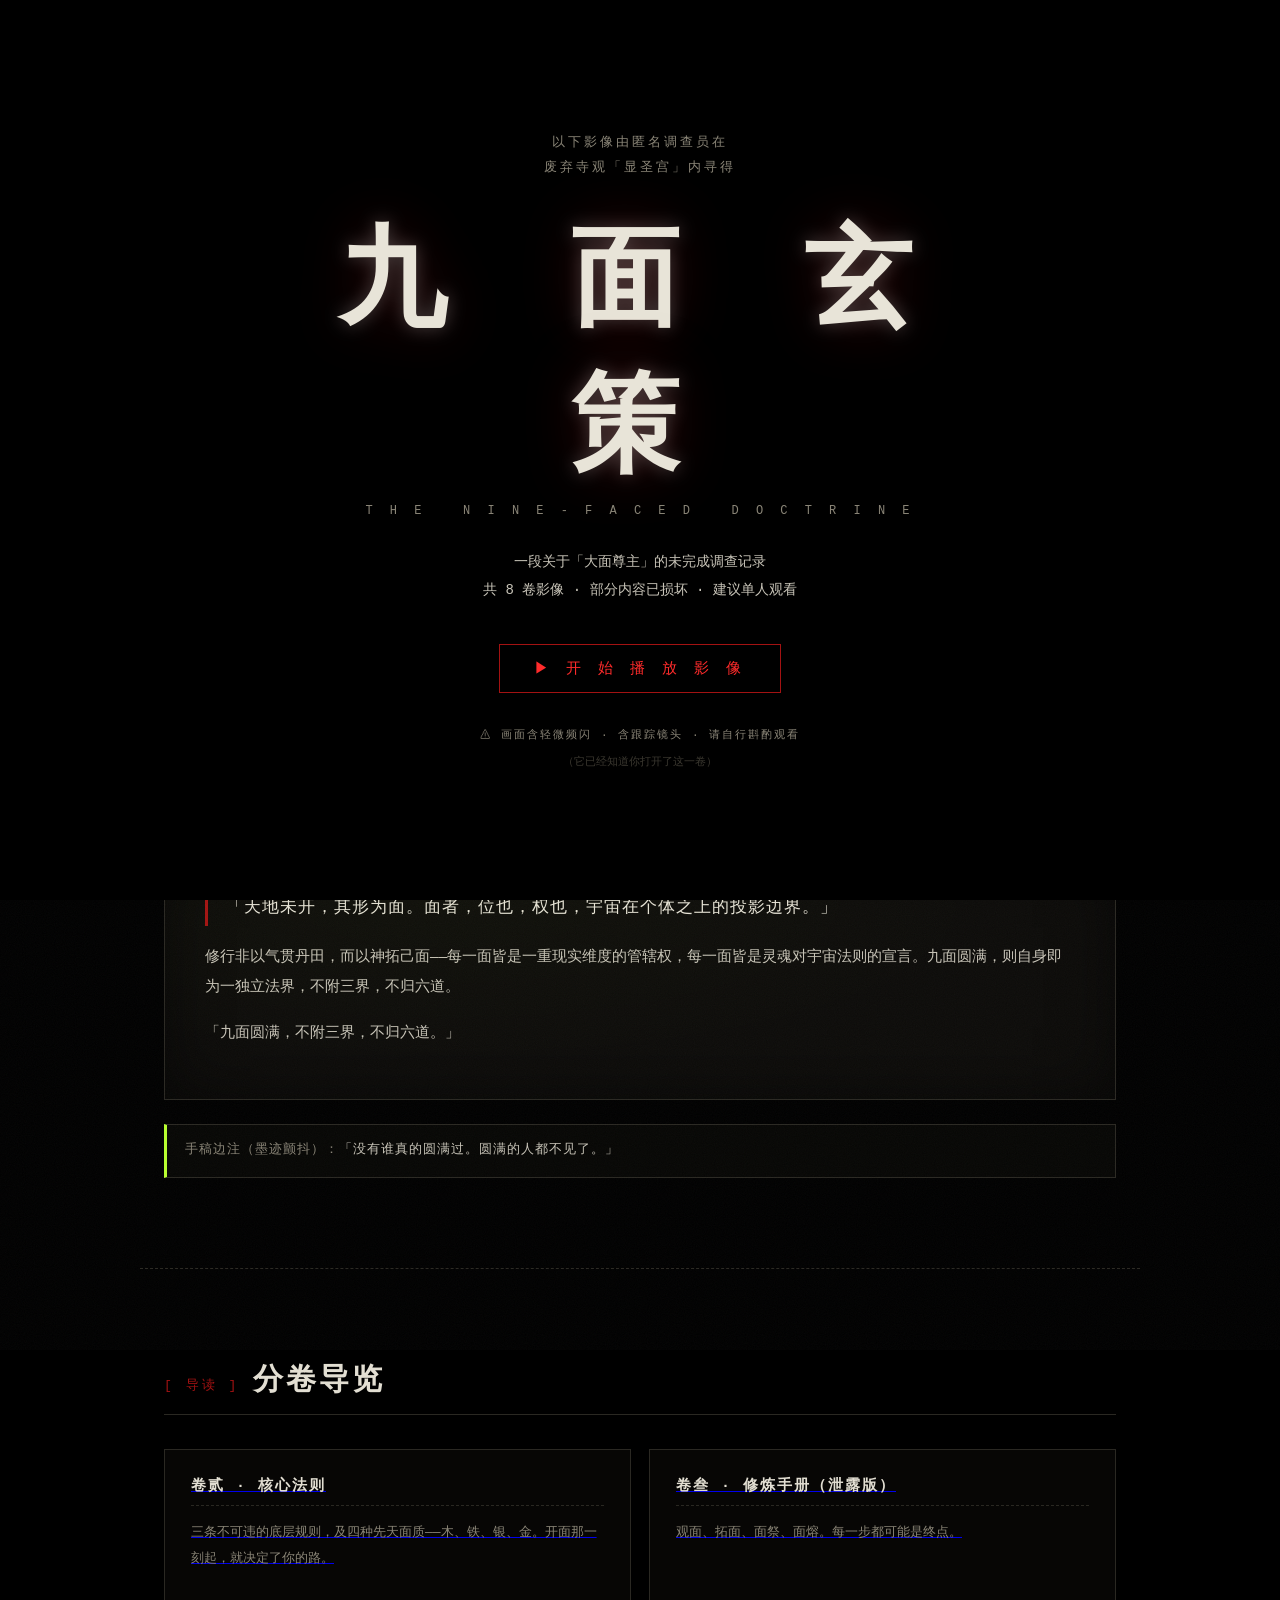
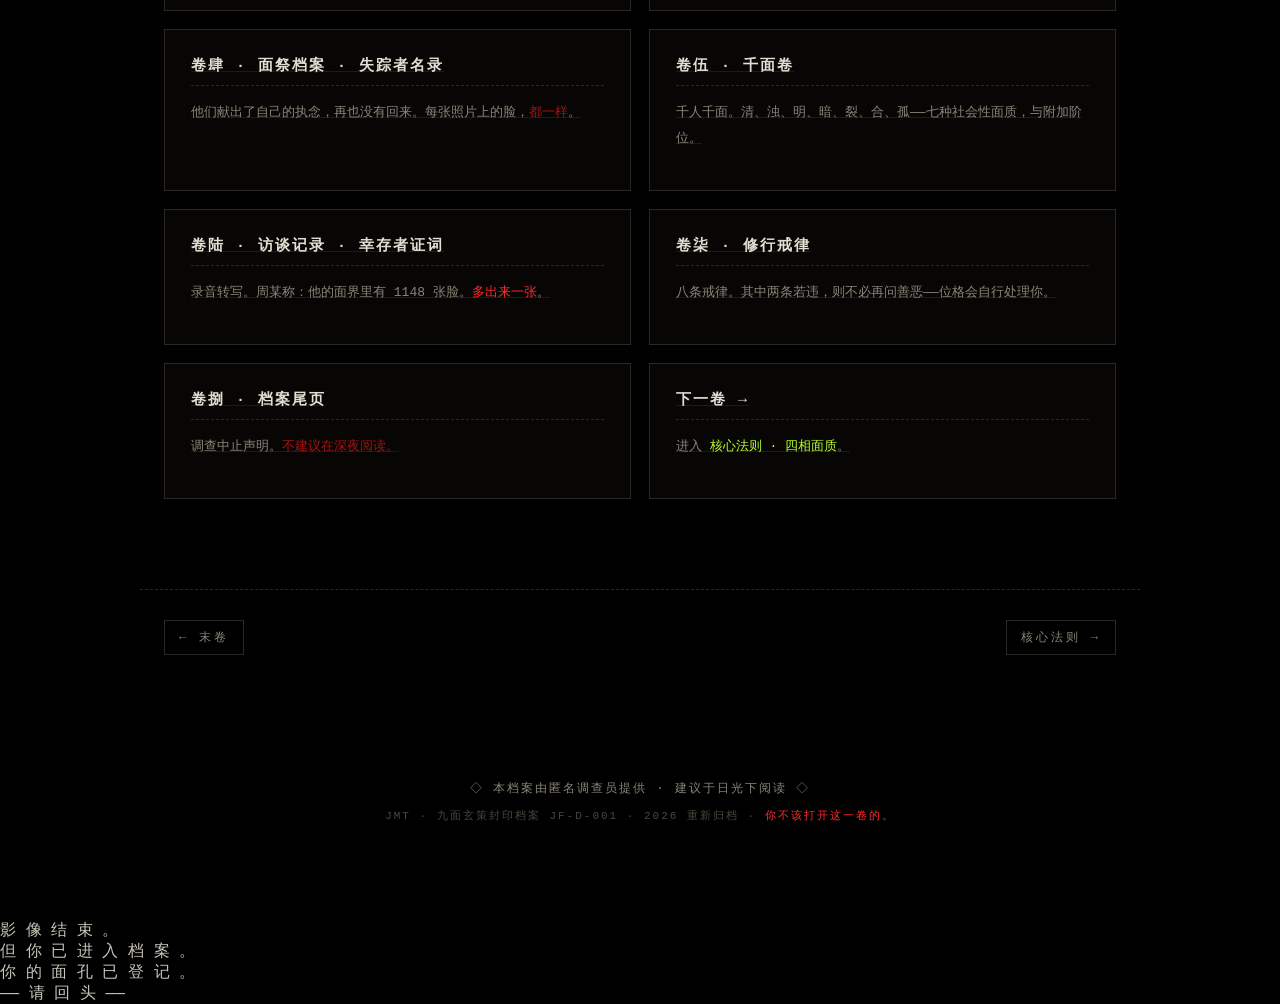
<file: index.html>
<!DOCTYPE html>
<html lang="zh-CN">
<head>
<meta charset="UTF-8">
<meta name="viewport" content="width=device-width, initial-scale=1.0">
<title>九面玄策 · 卷壹 · 封印档案</title>
<meta name="description" content="2019 年发现的未完成调查记录。请在日光下阅读。">
<link rel="stylesheet" href="style.css">
<link rel="stylesheet" href="page.css">
</head>
<body class="is-index">

<div class="overlay-film"></div>
<div class="overlay-vignette"></div>
<div class="overlay-noise"></div>
<div class="overlay-scanlines"></div>
<div class="glitch-frame" id="glitchFrame"></div>
<div class="jump-text" id="jumpText"></div>

<!-- 眼睛 · 跟随鼠标 -->
<img src="eye.jpg" class="eye-follow" id="eyeFollow" alt="">
<!-- 眼睛 · 边缘窥视 -->
<img src="eye.jpg" class="eye-peek left" id="" alt="">
<img src="eye.jpg" class="eye-peek right" alt="">
<img src="eye.jpg" class="eye-peek bottom" alt="">
<!-- 眼睛 · 中央闪现 -->
<img src="eye.jpg" class="eye-flash" id="eyeFlash" alt="">

<!-- REC -->
<div class="rec-bar" id="recBar">
  <span class="rec-dot"></span>
  <span class="rec-text">REC&nbsp;</span>
  <span class="rec-timer" id="recTimer">00:00:00</span>
  <span class="rec-meta">TAPE 01 · 九面档案 · 未经剪辑</span>
</div>

<!-- 片头 -->
<div class="intro" id="intro">
  <div class="intro-inner">
    <p class="intro-kicker">以下影像由匿名调查员在<br>废弃寺观「显圣宫」内寻得</p>
    <h1 class="intro-title">九 面 玄 策</h1>
    <p class="intro-sub">T H E &nbsp; N I N E - F A C E D &nbsp; D O C T R I N E</p>
    <p class="intro-desc">一段关于「大面尊主」的未完成调查记录<br>共 8 卷影像 · 部分内容已损坏 · 建议单人观看</p>
    <button class="play-btn" id="playBtn">
      <span class="play-tri">▶</span> 开 始 播 放 影 像
    </button>
    <p class="intro-warn">⚠ 画面含轻微频闪 · 含跟踪镜头 · 请自行斟酌观看</p>
    <p class="intro-hint" id="introHint">（它已经知道你打开了这一卷）</p>
  </div>
</div>

<!-- 主页 -->
<main class="site hidden" id="site">
  <header class="header">
    <div class="header-left">
      <span class="tape-id">TAPE-01 / SIDE-A</span>
      <span class="header-title">九面玄策 · 封印调查档案 · 卷壹</span>
    </div>
    <nav class="nav">
      <a href="index.html" class="current">总纲</a>
      <a href="vol1.html">核心法则</a>
      <a href="vol2.html">修炼手册</a>
      <a href="vol3.html">失踪者</a>
      <a href="vol4.html">千面卷</a>
      <a href="vol5.html">访谈</a>
      <a href="vol6.html">戒律</a>
      <a href="vol7.html">尾页</a>
    </nav>
  </header>

  <section class="cover eye-cover">
    <div class="cover-mark">◇ 九面教 · 内部资料 ◇</div>
    <h2 class="cover-title">九 面 玄 策</h2>
    <p class="cover-en">THE SEALED SCRIPTURES OF NINE FACES</p>
    <p class="cover-sub">调查编号 <span class="hl-red">JF-D-001</span><br>发现时间：2019.04.17 · 发现物：牛皮纸手稿 47 页 + 录像带 8 卷<br>发现地点：废弃寺观「显圣宫」地下夹层</p>
    <p class="cover-warn">本档案涉及未经证实的宗教修行群体「九面教」。<br>本局不承认其中任何内容的真实性，亦不保证观看者的安全。</p>
  </section>

  <section class="sec" id="s1">
    <div class="sec-head">
      <span class="sec-no">[ 卷壹 ]</span>
      <h3 class="sec-title">总纲 · 天地未开，其形为面</h3>
      <span class="sec-time">播放时间 00:00:41</span>
    </div>
    <div class="parchment">
      <p class="quote">「天地未开，其形为面。面者，位也，权也，宇宙在个体之上的投影边界。」</p>
      <p>修行非以气贯丹田，而以神拓己面——每一面皆是一重现实维度的管辖权，每一面皆是灵魂对宇宙法则的宣言。九面圆满，则自身即为一独立法界，不附三界，不归六道。</p>
      <p class="glitch-trigger">「九面圆满，不附三界，不归六道。」</p>
    </div>
    <div class="tape-note">手稿边注（墨迹颤抖）：<em>「没有谁真的圆满过。圆满的人都不见了。」</em></div>
  </section>

  <section class="sec">
    <div class="sec-head">
      <span class="sec-no">[ 导读 ]</span>
      <h3 class="sec-title">分卷导览</h3>
    </div>
    <div class="manual">
      <a class="manual-block" href="vol1.html">
        <h4>卷贰 · 核心法则</h4>
        <p>三条不可违的底层规则，及四种先天面质——木、铁、银、金。开面那一刻起，就决定了你的路。</p>
      </a>
      <a class="manual-block" href="vol2.html">
        <h4>卷叁 · 修炼手册（泄露版）</h4>
        <p>观面、拓面、面祭、面熔。每一步都可能是终点。</p>
      </a>
      <a class="manual-block" href="vol3.html">
        <h4>卷肆 · 面祭档案 · 失踪者名录</h4>
        <p>他们献出了自己的执念，再也没有回来。每张照片上的脸，<span class="danger">都一样</span>。</p>
      </a>
      <a class="manual-block" href="vol4.html">
        <h4>卷伍 · 千面卷</h4>
        <p>千人千面。清、浊、明、暗、裂、合、孤——七种社会性面质，与附加阶位。</p>
      </a>
      <a class="manual-block" href="vol5.html">
        <h4>卷陆 · 访谈记录 · 幸存者证词</h4>
        <p>录音转写。周某称：他的面界里有 1148 张脸。<span class="hl-red">多出来一张</span>。</p>
      </a>
      <a class="manual-block" href="vol6.html">
        <h4>卷柒 · 修行戒律</h4>
        <p>八条戒律。其中两条若违，则不必再问善恶——位格会自行处理你。</p>
      </a>
      <a class="manual-block" href="vol7.html">
        <h4>卷捌 · 档案尾页</h4>
        <p>调查中止声明。<span class="danger">不建议在深夜阅读。</span></p>
      </a>
      <a class="manual-block" href="vol1.html">
        <h4>下一卷 →</h4>
        <p>进入 <span class="hl">核心法则 · 四相面质</span>。</p>
      </a>
    </div>
  </section>

  <div class="vol-nav">
    <a href="vol7.html">← 末卷</a>
    <a href="vol1.html">核心法则 →</a>
  </div>

  <footer class="footer">
    <p>◇ 本档案由匿名调查员提供 · 建议于日光下阅读 ◇</p>
    <p class="footer-small">JMT · 九面玄策封印档案 JF-D-001 · 2026 重新归档 · <span class="hl-red">你不该打开这一卷的。</span></p>
  </footer>
</main>

<div class="blackout" id="blackout">
  <div class="blackout-inner">
    <p class="bo-1">影 像 结 束 。</p>
    <p class="bo-2">但 你 已 进 入 档 案 。</p>
    <p class="bo-3" id="boFace">你 的 面 孔 已 登 记 。</p>
    <p class="bo-4">—— 请 回 头 ——</p>
  </div>
</div>

<script src="common.js"></script>
</body>
</html>
</file>
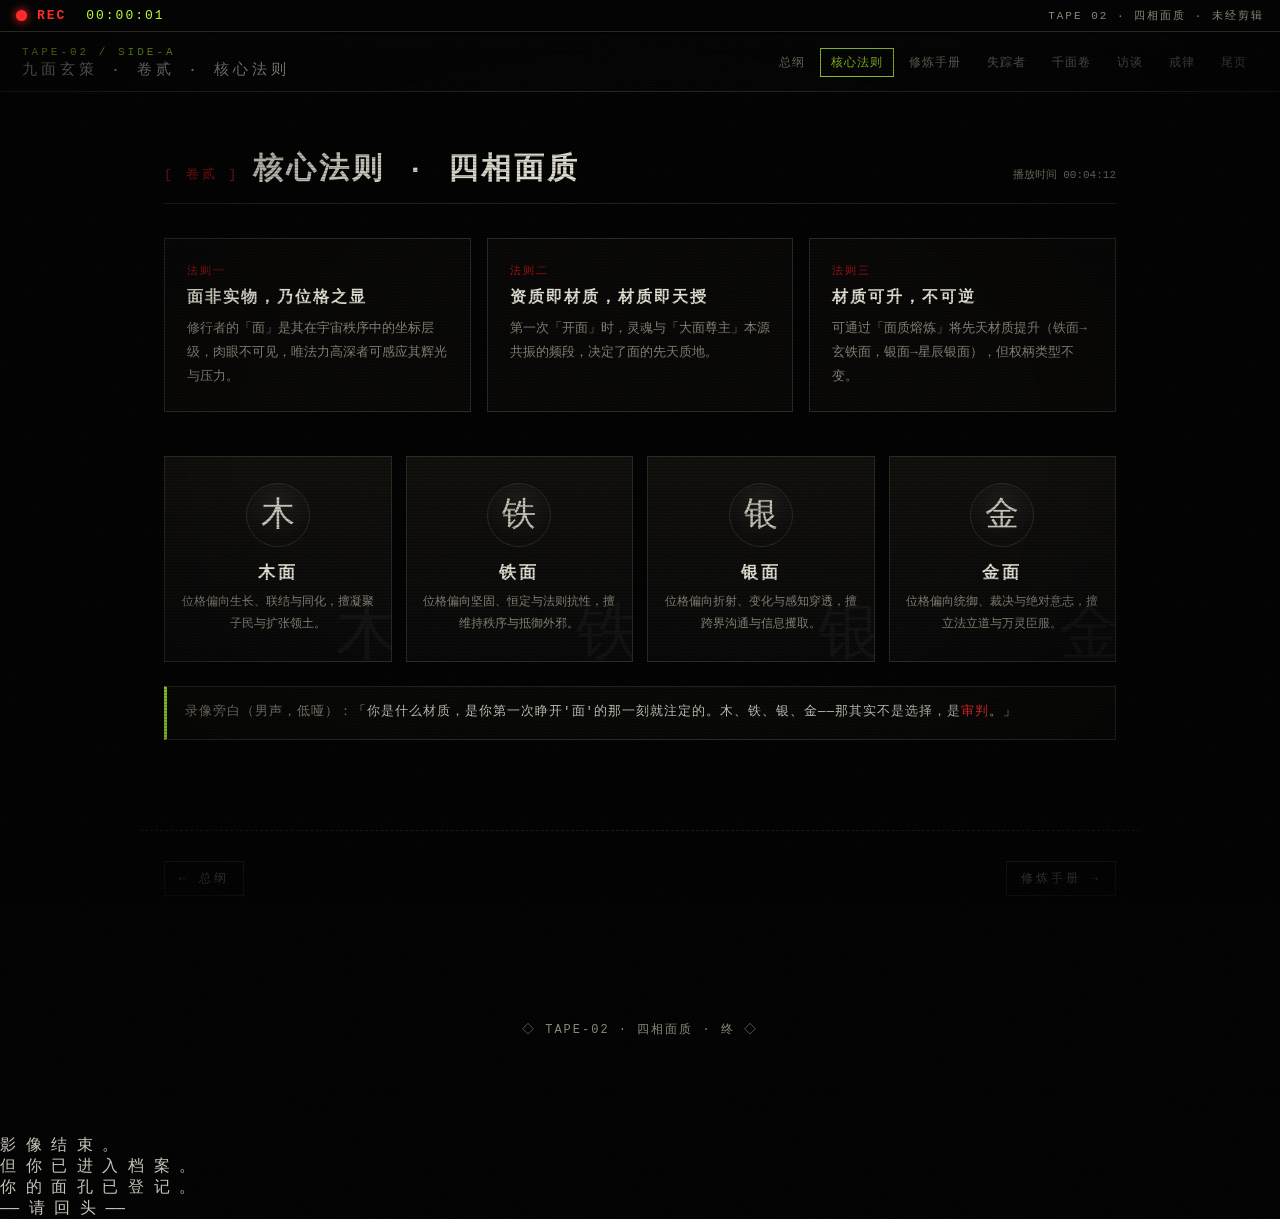
<file: vol1.html>
<!DOCTYPE html>
<html lang="zh-CN">
<head>
<meta charset="UTF-8">
<meta name="viewport" content="width=device-width, initial-scale=1.0">
<title>九面玄策 · 卷贰 · 核心法则</title>
<link rel="stylesheet" href="style.css">
<link rel="stylesheet" href="page.css">
</head>
<body>

<div class="overlay-film"></div>
<div class="overlay-vignette"></div>
<div class="overlay-noise"></div>
<div class="overlay-scanlines"></div>
<div class="glitch-frame" id="glitchFrame"></div>
<div class="jump-text" id="jumpText"></div>

<img src="eye.jpg" class="eye-follow" id="eyeFollow" alt="">
<img src="eye.jpg" class="eye-peek left" alt="">
<img src="eye.jpg" class="eye-peek right" alt="">
<img src="eye.jpg" class="eye-peek bottom" alt="">
<img src="eye.jpg" class="eye-flash" id="eyeFlash" alt="">

<div class="rec-bar" id="recBar">
  <span class="rec-dot"></span>
  <span class="rec-text">REC&nbsp;</span>
  <span class="rec-timer" id="recTimer">00:00:00</span>
  <span class="rec-meta">TAPE 02 · 四相面质 · 未经剪辑</span>
</div>

<main class="site" id="site">
  <header class="header">
    <div class="header-left">
      <span class="tape-id">TAPE-02 / SIDE-A</span>
      <span class="header-title">九面玄策 · 卷贰 · 核心法则</span>
    </div>
    <nav class="nav">
      <a href="index.html">总纲</a>
      <a href="vol1.html" class="current">核心法则</a>
      <a href="vol2.html">修炼手册</a>
      <a href="vol3.html">失踪者</a>
      <a href="vol4.html">千面卷</a>
      <a href="vol5.html">访谈</a>
      <a href="vol6.html">戒律</a>
      <a href="vol7.html">尾页</a>
    </nav>
  </header>

  <section class="sec">
    <div class="sec-head">
      <span class="sec-no">[ 卷贰 ]</span>
      <h3 class="sec-title">核心法则 · 四相面质</h3>
      <span class="sec-time">播放时间 00:04:12</span>
    </div>

    <div class="laws">
      <div class="law">
        <span class="law-no">法则一</span>
        <h4>面非实物，乃位格之显</h4>
        <p>修行者的「面」是其在宇宙秩序中的坐标层级，肉眼不可见，唯法力高深者可感应其辉光与压力。</p>
      </div>
      <div class="law">
        <span class="law-no">法则二</span>
        <h4>资质即材质，材质即天授</h4>
        <p>第一次「开面」时，灵魂与「大面尊主」本源共振的频段，决定了面的先天质地。</p>
      </div>
      <div class="law">
        <span class="law-no">法则三</span>
        <h4>材质可升，不可逆</h4>
        <p>可通过「面质熔炼」将先天材质提升（铁面→玄铁面，银面→星辰银面），但权柄类型不变。</p>
      </div>
    </div>

    <div class="faces-grid">
      <div class="face-card" data-face="木">
        <div class="face-glyph">木</div>
        <h4>木面</h4>
        <p>位格偏向生长、联结与同化，擅凝聚子民与扩张领土。</p>
      </div>
      <div class="face-card" data-face="铁">
        <div class="face-glyph">铁</div>
        <h4>铁面</h4>
        <p>位格偏向坚固、恒定与法则抗性，擅维持秩序与抵御外邪。</p>
      </div>
      <div class="face-card" data-face="银">
        <div class="face-glyph">银</div>
        <h4>银面</h4>
        <p>位格偏向折射、变化与感知穿透，擅跨界沟通与信息攫取。</p>
      </div>
      <div class="face-card" data-face="金">
        <div class="face-glyph">金</div>
        <h4>金面</h4>
        <p>位格偏向统御、裁决与绝对意志，擅立法立道与万灵臣服。</p>
      </div>
    </div>

    <div class="tape-note">录像旁白（男声，低哑）：<em>「你是什么材质，是你第一次睁开'面'的那一刻就注定的。木、铁、银、金——那其实不是选择，是<span class="hl-red">审判</span>。」</em></div>
  </section>

  <div class="vol-nav">
    <a href="index.html">← 总纲</a>
    <a href="vol2.html">修炼手册 →</a>
  </div>

  <footer class="footer">
    <p>◇ TAPE-02 · 四相面质 · 终 ◇</p>
  </footer>
</main>

<div class="blackout" id="blackout">
  <div class="blackout-inner">
    <p class="bo-1">影 像 结 束 。</p>
    <p class="bo-2">但 你 已 进 入 档 案 。</p>
    <p class="bo-3" id="boFace">你 的 面 孔 已 登 记 。</p>
    <p class="bo-4">—— 请 回 头 ——</p>
  </div>
</div>

<script src="common.js"></script>
</body>
</html>
</file>
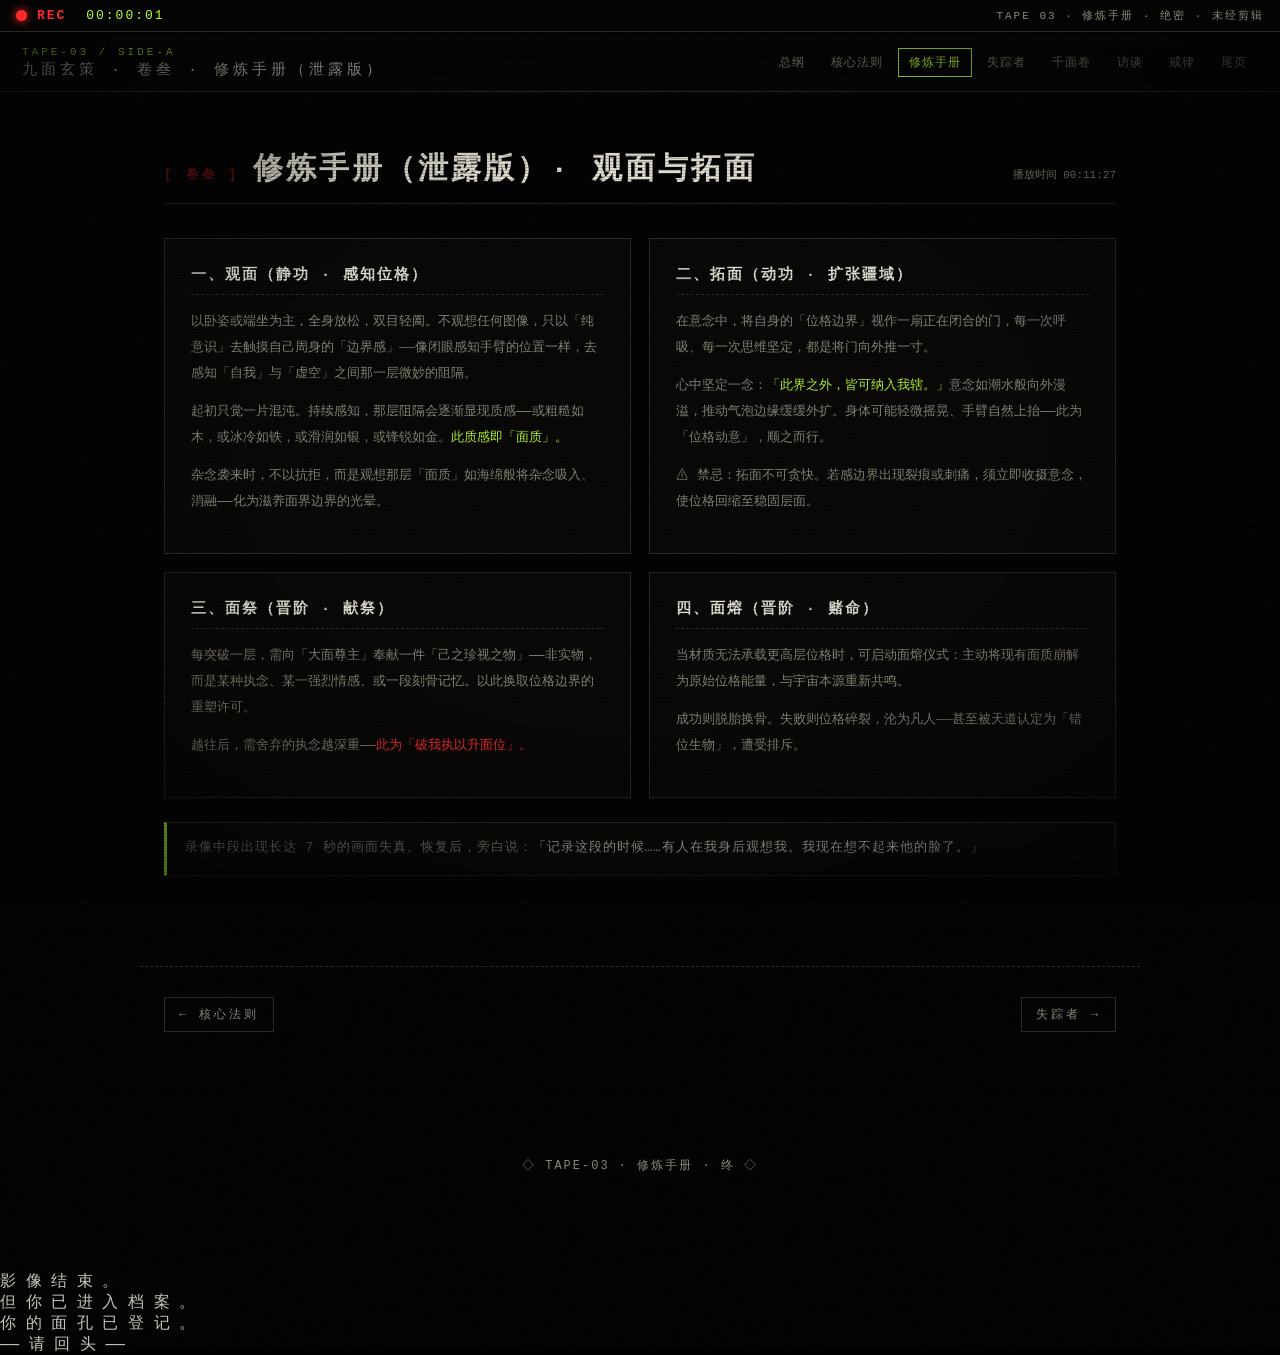
<file: vol2.html>
<!DOCTYPE html>
<html lang="zh-CN">
<head>
<meta charset="UTF-8">
<meta name="viewport" content="width=device-width, initial-scale=1.0">
<title>九面玄策 · 卷叁 · 修炼手册（泄露版）</title>
<link rel="stylesheet" href="style.css">
<link rel="stylesheet" href="page.css">
</head>
<body>

<div class="overlay-film"></div>
<div class="overlay-vignette"></div>
<div class="overlay-noise"></div>
<div class="overlay-scanlines"></div>
<div class="glitch-frame" id="glitchFrame"></div>
<div class="jump-text" id="jumpText"></div>

<img src="eye.jpg" class="eye-follow" id="eyeFollow" alt="">
<img src="eye.jpg" class="eye-peek left" alt="">
<img src="eye.jpg" class="eye-peek right" alt="">
<img src="eye.jpg" class="eye-peek bottom" alt="">
<img src="eye.jpg" class="eye-flash" id="eyeFlash" alt="">

<div class="rec-bar" id="recBar">
  <span class="rec-dot"></span>
  <span class="rec-text">REC&nbsp;</span>
  <span class="rec-timer" id="recTimer">00:00:00</span>
  <span class="rec-meta">TAPE 03 · 修炼手册 · 绝密 · 未经剪辑</span>
</div>

<main class="site" id="site">
  <header class="header">
    <div class="header-left">
      <span class="tape-id">TAPE-03 / SIDE-A</span>
      <span class="header-title">九面玄策 · 卷叁 · 修炼手册（泄露版）</span>
    </div>
    <nav class="nav">
      <a href="index.html">总纲</a>
      <a href="vol1.html">核心法则</a>
      <a href="vol2.html" class="current">修炼手册</a>
      <a href="vol3.html">失踪者</a>
      <a href="vol4.html">千面卷</a>
      <a href="vol5.html">访谈</a>
      <a href="vol6.html">戒律</a>
      <a href="vol7.html">尾页</a>
    </nav>
  </header>

  <section class="sec">
    <div class="sec-head">
      <span class="sec-no">[ 卷叁 ]</span>
      <h3 class="sec-title">修炼手册（泄露版）· 观面与拓面</h3>
      <span class="sec-time">播放时间 00:11:27</span>
    </div>

    <div class="manual">
      <div class="manual-block">
        <h4>一、观面（静功 · 感知位格）</h4>
        <p>以卧姿或端坐为主，全身放松，双目轻阖。不观想任何图像，只以「纯意识」去触摸自己周身的「边界感」——像闭眼感知手臂的位置一样，去感知「自我」与「虚空」之间那一层微妙的阻隔。</p>
        <p>起初只觉一片混沌。持续感知，那层阻隔会逐渐显现质感——或粗糙如木，或冰冷如铁，或滑润如银，或锋锐如金。<span class="hl">此质感即「面质」。</span></p>
        <p class="danger">杂念袭来时，不以抗拒，而是观想那层「面质」如海绵般将杂念吸入、消融——化为滋养面界边界的光晕。</p>
      </div>
      <div class="manual-block">
        <h4>二、拓面（动功 · 扩张疆域）</h4>
        <p>在意念中，将自身的「位格边界」视作一扇正在闭合的门，每一次呼吸、每一次思维坚定，都是将门向外推一寸。</p>
        <p>心中坚定一念：<span class="hl">「此界之外，皆可纳入我辖。」</span>意念如潮水般向外漫溢，推动气泡边缘缓缓外扩。身体可能轻微摇晃、手臂自然上抬——此为「位格动意」，顺之而行。</p>
        <p class="danger">⚠ 禁忌：拓面不可贪快。若感边界出现裂痕或刺痛，须立即收摄意念，使位格回缩至稳固层面。</p>
      </div>
      <div class="manual-block">
        <h4>三、面祭（晋阶 · 献祭）</h4>
        <p>每突破一层，需向「大面尊主」奉献一件「己之珍视之物」——非实物，而是某种执念、某一强烈情感、或一段刻骨记忆。以此换取位格边界的重塑许可。</p>
        <p>越往后，需舍弃的执念越深重——<span class="hl-red">此为「破我执以升面位」。</span></p>
      </div>
      <div class="manual-block">
        <h4>四、面熔（晋阶 · 赌命）</h4>
        <p>当材质无法承载更高层位格时，可启动面熔仪式：主动将现有面质崩解为原始位格能量，与宇宙本源重新共鸣。</p>
        <p class="danger">成功则脱胎换骨。失败则位格碎裂，沦为凡人——甚至被天道认定为「错位生物」，遭受排斥。</p>
      </div>
    </div>

    <div class="tape-note">录像中段出现长达 7 秒的画面失真。恢复后，旁白说：<em>「记录这段的时候……有人在我身后观想我。我现在想不起来他的脸了。」</em></div>
  </section>

  <div class="vol-nav">
    <a href="vol1.html">← 核心法则</a>
    <a href="vol3.html">失踪者 →</a>
  </div>

  <footer class="footer">
    <p>◇ TAPE-03 · 修炼手册 · 终 ◇</p>
  </footer>
</main>

<div class="blackout" id="blackout">
  <div class="blackout-inner">
    <p class="bo-1">影 像 结 束 。</p>
    <p class="bo-2">但 你 已 进 入 档 案 。</p>
    <p class="bo-3" id="boFace">你 的 面 孔 已 登 记 。</p>
    <p class="bo-4">—— 请 回 头 ——</p>
  </div>
</div>

<script src="common.js"></script>
</body>
</html>
</file>
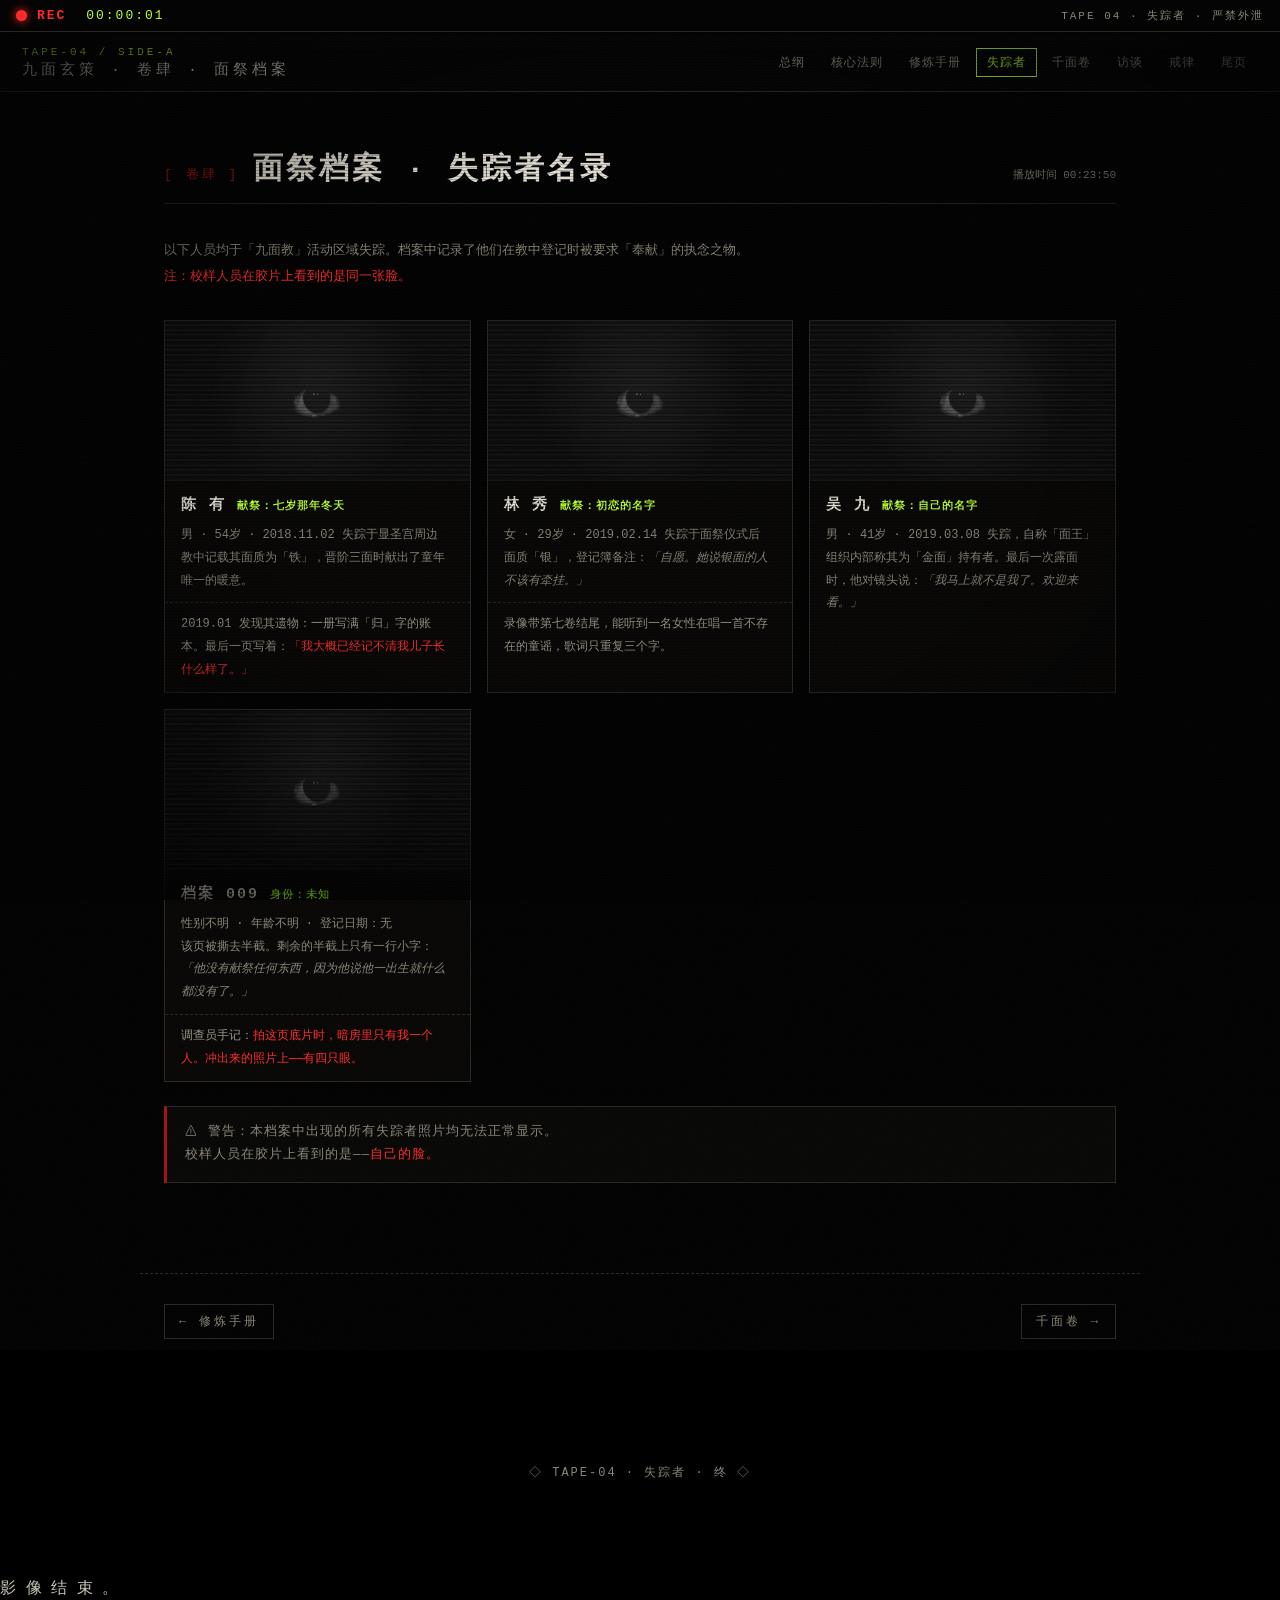
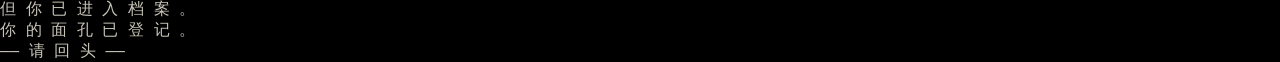
<file: vol3.html>
<!DOCTYPE html>
<html lang="zh-CN">
<head>
<meta charset="UTF-8">
<meta name="viewport" content="width=device-width, initial-scale=1.0">
<title>九面玄策 · 卷肆 · 面祭档案 · 失踪者名录</title>
<link rel="stylesheet" href="style.css">
<link rel="stylesheet" href="page.css">
</head>
<body>

<div class="overlay-film"></div>
<div class="overlay-vignette"></div>
<div class="overlay-noise"></div>
<div class="overlay-scanlines"></div>
<div class="glitch-frame" id="glitchFrame"></div>
<div class="jump-text" id="jumpText"></div>

<img src="eye.jpg" class="eye-follow" id="eyeFollow" alt="">
<img src="eye.jpg" class="eye-peek left" alt="">
<img src="eye.jpg" class="eye-peek right" alt="">
<img src="eye.jpg" class="eye-peek bottom" alt="">
<img src="eye.jpg" class="eye-flash" id="eyeFlash" alt="">

<div class="rec-bar" id="recBar">
  <span class="rec-dot"></span>
  <span class="rec-text">REC&nbsp;</span>
  <span class="rec-timer" id="recTimer">00:00:00</span>
  <span class="rec-meta">TAPE 04 · 失踪者 · 严禁外泄</span>
</div>

<main class="site" id="site">
  <header class="header">
    <div class="header-left">
      <span class="tape-id">TAPE-04 / SIDE-A</span>
      <span class="header-title">九面玄策 · 卷肆 · 面祭档案</span>
    </div>
    <nav class="nav">
      <a href="index.html">总纲</a>
      <a href="vol1.html">核心法则</a>
      <a href="vol2.html">修炼手册</a>
      <a href="vol3.html" class="current">失踪者</a>
      <a href="vol4.html">千面卷</a>
      <a href="vol5.html">访谈</a>
      <a href="vol6.html">戒律</a>
      <a href="vol7.html">尾页</a>
    </nav>
  </header>

  <section class="sec">
    <div class="sec-head">
      <span class="sec-no">[ 卷肆 ]</span>
      <h3 class="sec-title">面祭档案 · 失踪者名录</h3>
      <span class="sec-time">播放时间 00:23:50</span>
    </div>
    <p style="color:var(--dim);font-size:13px;line-height:2;margin-bottom:30px;">
      以下人员均于「九面教」活动区域失踪。档案中记录了他们在教中登记时被要求「奉献」的执念之物。
      <br><span class="hl-red">注：校样人员在胶片上看到的是同一张脸。</span>
    </p>

    <div class="missing-grid">
      <div class="missing-card">
        <div class="m-photo"><img src="eye.jpg" class="eye-img" alt=""></div>
        <h4>陈 有 <span class="m-tag">献祭：七岁那年冬天</span></h4>
        <p>男 · 54岁 · 2018.11.02 失踪于显圣宫周边<br>教中记载其面质为「铁」，晋阶三面时献出了童年唯一的暖意。</p>
        <p class="m-detail">2019.01 发现其遗物：一册写满「归」字的账本。最后一页写着：<em>「我大概已经记不清我儿子长什么样了。」</em></p>
      </div>

      <div class="missing-card">
        <div class="m-photo"><img src="eye.jpg" class="eye-img" alt=""></div>
        <h4>林 秀 <span class="m-tag">献祭：初恋的名字</span></h4>
        <p>女 · 29岁 · 2019.02.14 失踪于面祭仪式后<br>面质「银」，登记簿备注：<em>「自愿。她说银面的人不该有牵挂。」</em></p>
        <p class="m-detail">录像带第七卷结尾，能听到一名女性在唱一首不存在的童谣，歌词只重复三个字。</p>
      </div>

      <div class="missing-card">
        <div class="m-photo"><img src="eye.jpg" class="eye-img" alt=""></div>
        <h4>吴 九 <span class="m-tag">献祭：自己的名字</span></h4>
        <p>男 · 41岁 · 2019.03.08 失踪，自称「面王」<br>组织内部称其为「金面」持有者。最后一次露面时，他对镜头说：<em>「我马上就不是我了。欢迎来看。」</em></p>
      </div>

      <div class="missing-card">
        <div class="m-photo"><img src="eye.jpg" class="eye-img" alt=""></div>
        <h4>档案 009 <span class="m-tag">身份：未知</span></h4>
        <p>性别不明 · 年龄不明 · 登记日期：无<br>该页被撕去半截。剩余的半截上只有一行小字：<em>「他没有献祭任何东西，因为他说他一出生就什么都没有了。」</em></p>
        <p class="m-detail">调查员手记：<em>拍这页底片时，暗房里只有我一个人。冲出来的照片上——有四只眼。</em></p>
      </div>
    </div>

    <div class="tape-note danger-note">
      ⚠ 警告：本档案中出现的所有失踪者照片均无法正常显示。<br>
      校样人员在胶片上看到的是——<span class="hl-red">自己的脸。</span>
    </div>
  </section>

  <div class="vol-nav">
    <a href="vol2.html">← 修炼手册</a>
    <a href="vol4.html">千面卷 →</a>
  </div>

  <footer class="footer">
    <p>◇ TAPE-04 · 失踪者 · 终 ◇</p>
  </footer>
</main>

<div class="blackout" id="blackout">
  <div class="blackout-inner">
    <p class="bo-1">影 像 结 束 。</p>
    <p class="bo-2">但 你 已 进 入 档 案 。</p>
    <p class="bo-3" id="boFace">你 的 面 孔 已 登 记 。</p>
    <p class="bo-4">—— 请 回 头 ——</p>
  </div>
</div>

<script src="common.js"></script>
</body>
</html>
</file>
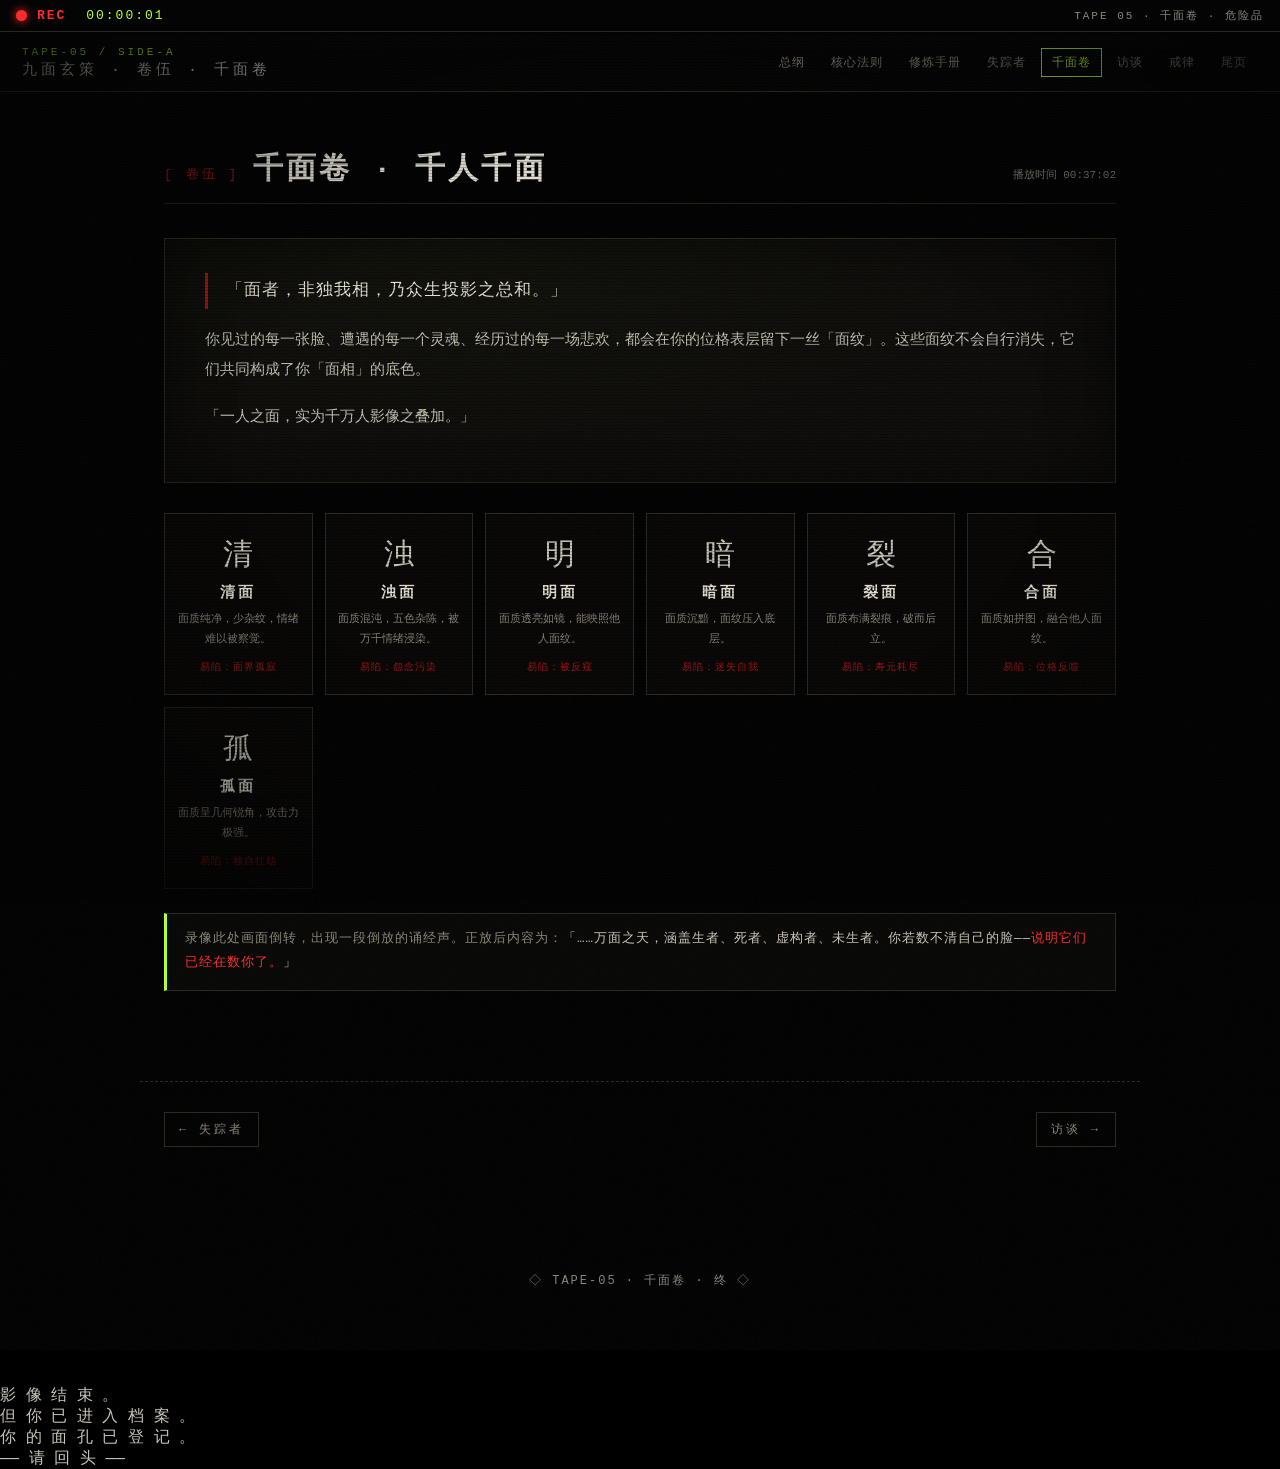
<file: vol4.html>
<!DOCTYPE html>
<html lang="zh-CN">
<head>
<meta charset="UTF-8">
<meta name="viewport" content="width=device-width, initial-scale=1.0">
<title>九面玄策 · 卷伍 · 千面卷</title>
<link rel="stylesheet" href="style.css">
<link rel="stylesheet" href="page.css">
</head>
<body>

<div class="overlay-film"></div>
<div class="overlay-vignette"></div>
<div class="overlay-noise"></div>
<div class="overlay-scanlines"></div>
<div class="glitch-frame" id="glitchFrame"></div>
<div class="jump-text" id="jumpText"></div>

<img src="eye.jpg" class="eye-follow" id="eyeFollow" alt="">
<img src="eye.jpg" class="eye-peek left" alt="">
<img src="eye.jpg" class="eye-peek right" alt="">
<img src="eye.jpg" class="eye-peek bottom" alt="">
<img src="eye.jpg" class="eye-flash" id="eyeFlash" alt="">

<div class="rec-bar" id="recBar">
  <span class="rec-dot"></span>
  <span class="rec-text">REC&nbsp;</span>
  <span class="rec-timer" id="recTimer">00:00:00</span>
  <span class="rec-meta">TAPE 05 · 千面卷 · 危险品</span>
</div>

<main class="site" id="site">
  <header class="header">
    <div class="header-left">
      <span class="tape-id">TAPE-05 / SIDE-A</span>
      <span class="header-title">九面玄策 · 卷伍 · 千面卷</span>
    </div>
    <nav class="nav">
      <a href="index.html">总纲</a>
      <a href="vol1.html">核心法则</a>
      <a href="vol2.html">修炼手册</a>
      <a href="vol3.html">失踪者</a>
      <a href="vol4.html" class="current">千面卷</a>
      <a href="vol5.html">访谈</a>
      <a href="vol6.html">戒律</a>
      <a href="vol7.html">尾页</a>
    </nav>
  </header>

  <section class="sec">
    <div class="sec-head">
      <span class="sec-no">[ 卷伍 ]</span>
      <h3 class="sec-title">千面卷 · 千人千面</h3>
      <span class="sec-time">播放时间 00:37:02</span>
    </div>

    <div class="parchment">
      <p class="quote">「面者，非独我相，乃众生投影之总和。」</p>
      <p>你见过的每一张脸、遭遇的每一个灵魂、经历过的每一场悲欢，都会在你的位格表层留下一丝「面纹」。这些面纹不会自行消失，它们共同构成了你「面相」的底色。</p>
      <p class="glitch-trigger">「一人之面，实为千万人影像之叠加。」</p>
    </div>

    <div class="seven-faces">
      <div class="s-face" data-f="清"><span class="s-glyph">清</span><h4>清面</h4><p>面质纯净，少杂纹，情绪难以被察觉。</p><span class="s-risk">易陷：面界孤寂</span></div>
      <div class="s-face" data-f="浊"><span class="s-glyph">浊</span><h4>浊面</h4><p>面质混沌，五色杂陈，被万千情绪浸染。</p><span class="s-risk">易陷：怨念污染</span></div>
      <div class="s-face" data-f="明"><span class="s-glyph">明</span><h4>明面</h4><p>面质透亮如镜，能映照他人面纹。</p><span class="s-risk">易陷：被反窥</span></div>
      <div class="s-face" data-f="暗"><span class="s-glyph">暗</span><h4>暗面</h4><p>面质沉黯，面纹压入底层。</p><span class="s-risk">易陷：迷失自我</span></div>
      <div class="s-face" data-f="裂"><span class="s-glyph">裂</span><h4>裂面</h4><p>面质布满裂痕，破而后立。</p><span class="s-risk">易陷：寿元耗尽</span></div>
      <div class="s-face" data-f="合"><span class="s-glyph">合</span><h4>合面</h4><p>面质如拼图，融合他人面纹。</p><span class="s-risk">易陷：位格反噬</span></div>
      <div class="s-face" data-f="孤"><span class="s-glyph">孤</span><h4>孤面</h4><p>面质呈几何锐角，攻击力极强。</p><span class="s-risk">易陷：独自扛劫</span></div>
    </div>

    <div class="tape-note">录像此处画面倒转，出现一段倒放的诵经声。正放后内容为：<em>「……万面之天，涵盖生者、死者、虚构者、未生者。你若数不清自己的脸——<span class="hl-red">说明它们已经在数你了。</span>」</em></div>
  </section>

  <div class="vol-nav">
    <a href="vol3.html">← 失踪者</a>
    <a href="vol5.html">访谈 →</a>
  </div>

  <footer class="footer">
    <p>◇ TAPE-05 · 千面卷 · 终 ◇</p>
  </footer>
</main>

<div class="blackout" id="blackout">
  <div class="blackout-inner">
    <p class="bo-1">影 像 结 束 。</p>
    <p class="bo-2">但 你 已 进 入 档 案 。</p>
    <p class="bo-3" id="boFace">你 的 面 孔 已 登 记 。</p>
    <p class="bo-4">—— 请 回 头 ——</p>
  </div>
</div>

<script src="common.js"></script>
</body>
</html>
</file>
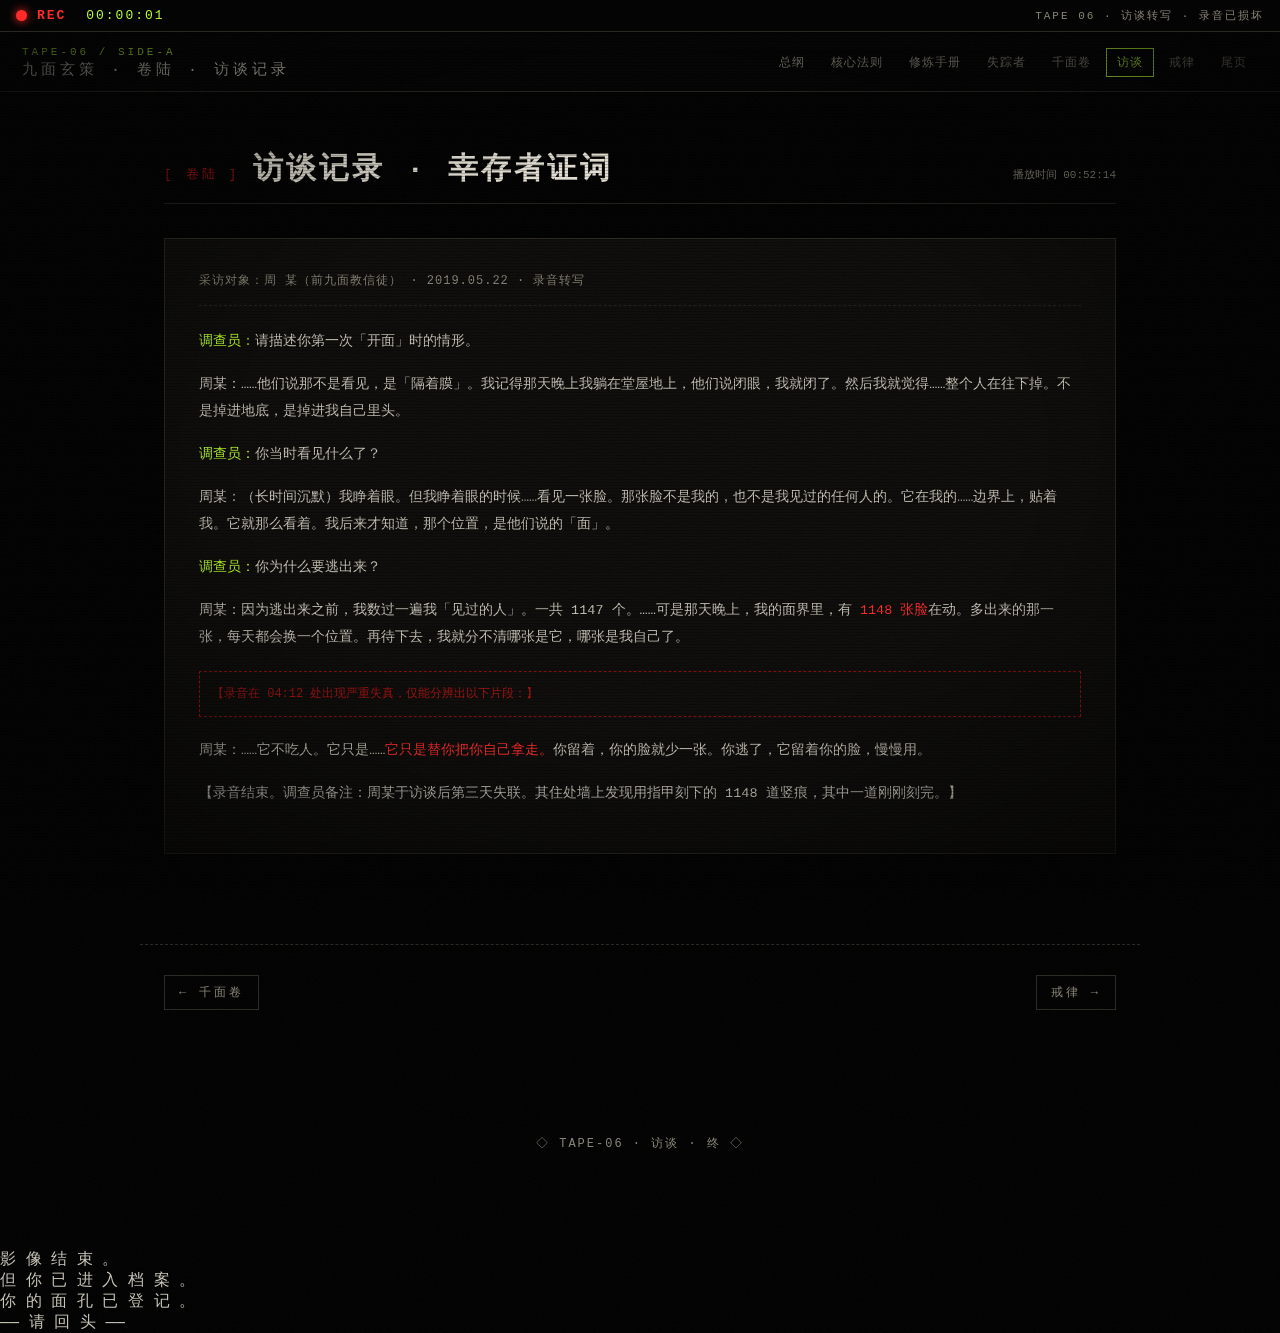
<file: vol5.html>
<!DOCTYPE html>
<html lang="zh-CN">
<head>
<meta charset="UTF-8">
<meta name="viewport" content="width=device-width, initial-scale=1.0">
<title>九面玄策 · 卷陆 · 访谈记录 · 幸存者证词</title>
<link rel="stylesheet" href="style.css">
<link rel="stylesheet" href="page.css">
</head>
<body>

<div class="overlay-film"></div>
<div class="overlay-vignette"></div>
<div class="overlay-noise"></div>
<div class="overlay-scanlines"></div>
<div class="glitch-frame" id="glitchFrame"></div>
<div class="jump-text" id="jumpText"></div>

<img src="eye.jpg" class="eye-follow" id="eyeFollow" alt="">
<img src="eye.jpg" class="eye-peek left" alt="">
<img src="eye.jpg" class="eye-peek right" alt="">
<img src="eye.jpg" class="eye-peek bottom" alt="">
<img src="eye.jpg" class="eye-flash" id="eyeFlash" alt="">

<div class="rec-bar" id="recBar">
  <span class="rec-dot"></span>
  <span class="rec-text">REC&nbsp;</span>
  <span class="rec-timer" id="recTimer">00:00:00</span>
  <span class="rec-meta">TAPE 06 · 访谈转写 · 录音已损坏</span>
</div>

<main class="site" id="site">
  <header class="header">
    <div class="header-left">
      <span class="tape-id">TAPE-06 / SIDE-A</span>
      <span class="header-title">九面玄策 · 卷陆 · 访谈记录</span>
    </div>
    <nav class="nav">
      <a href="index.html">总纲</a>
      <a href="vol1.html">核心法则</a>
      <a href="vol2.html">修炼手册</a>
      <a href="vol3.html">失踪者</a>
      <a href="vol4.html">千面卷</a>
      <a href="vol5.html" class="current">访谈</a>
      <a href="vol6.html">戒律</a>
      <a href="vol7.html">尾页</a>
    </nav>
  </header>

  <section class="sec">
    <div class="sec-head">
      <span class="sec-no">[ 卷陆 ]</span>
      <h3 class="sec-title">访谈记录 · 幸存者证词</h3>
      <span class="sec-time">播放时间 00:52:14</span>
    </div>

    <div class="interview">
      <div class="i-meta">采访对象：周 某（前九面教信徒） · 2019.05.22 · 录音转写</div>
      <div class="i-line"><span class="q">调查员：</span>请描述你第一次「开面」时的情形。</div>
      <div class="i-line"><span class="a">周某：</span>……他们说那不是看见，是「隔着膜」。我记得那天晚上我躺在堂屋地上，他们说闭眼，我就闭了。然后我就觉得……整个人在往下掉。不是掉进地底，是掉进我自己里头。</div>
      <div class="i-line"><span class="q">调查员：</span>你当时看见什么了？</div>
      <div class="i-line"><span class="a">周某：</span>（长时间沉默）我睁着眼。但我睁着眼的时候……看见一张脸。那张脸不是我的，也不是我见过的任何人的。它在我的……边界上，贴着我。它就那么看着。我后来才知道，那个位置，是他们说的「面」。</div>
      <div class="i-line"><span class="q">调查员：</span>你为什么要逃出来？</div>
      <div class="i-line"><span class="a">周某：</span>因为逃出来之前，我数过一遍我「见过的人」。一共 1147 个。……可是那天晚上，我的面界里，有 <span class="hl-red">1148 张脸</span>在动。多出来的那一张，每天都会换一个位置。再待下去，我就分不清哪张是它，哪张是我自己了。</div>
      <div class="i-line corrupt">【录音在 04:12 处出现严重失真，仅能分辨出以下片段：】</div>
      <div class="i-line"><span class="a">周某：</span>……它不吃人。它只是……<span class="hl-red">它只是替你把你自己拿走。</span>你留着，你的脸就少一张。你逃了，它留着你的脸，慢慢用。</div>
      <div class="i-line">【录音结束。调查员备注：周某于访谈后第三天失联。其住处墙上发现用指甲刻下的 1148 道竖痕，其中一道刚刚刻完。】</div>
    </div>
  </section>

  <div class="vol-nav">
    <a href="vol4.html">← 千面卷</a>
    <a href="vol6.html">戒律 →</a>
  </div>

  <footer class="footer">
    <p>◇ TAPE-06 · 访谈 · 终 ◇</p>
  </footer>
</main>

<div class="blackout" id="blackout">
  <div class="blackout-inner">
    <p class="bo-1">影 像 结 束 。</p>
    <p class="bo-2">但 你 已 进 入 档 案 。</p>
    <p class="bo-3" id="boFace">你 的 面 孔 已 登 记 。</p>
    <p class="bo-4">—— 请 回 头 ——</p>
  </div>
</div>

<script src="common.js"></script>
</body>
</html>
</file>
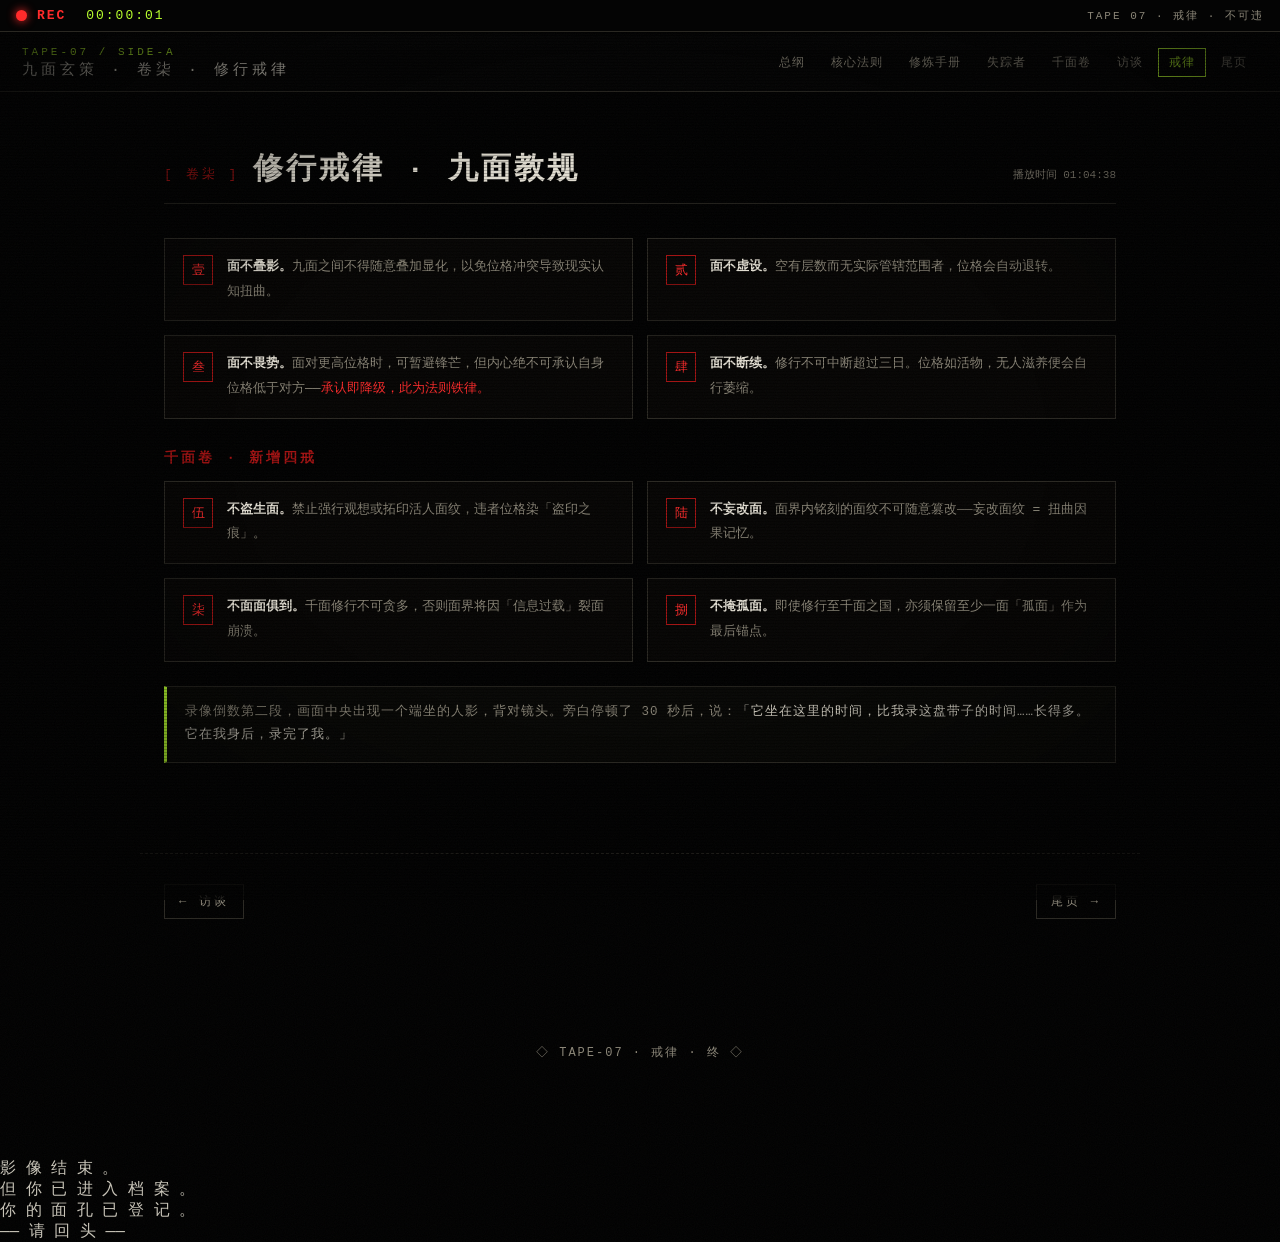
<file: vol6.html>
<!DOCTYPE html>
<html lang="zh-CN">
<head>
<meta charset="UTF-8">
<meta name="viewport" content="width=device-width, initial-scale=1.0">
<title>九面玄策 · 卷柒 · 修行戒律</title>
<link rel="stylesheet" href="style.css">
<link rel="stylesheet" href="page.css">
</head>
<body>

<div class="overlay-film"></div>
<div class="overlay-vignette"></div>
<div class="overlay-noise"></div>
<div class="overlay-scanlines"></div>
<div class="glitch-frame" id="glitchFrame"></div>
<div class="jump-text" id="jumpText"></div>

<img src="eye.jpg" class="eye-follow" id="eyeFollow" alt="">
<img src="eye.jpg" class="eye-peek left" alt="">
<img src="eye.jpg" class="eye-peek right" alt="">
<img src="eye.jpg" class="eye-peek bottom" alt="">
<img src="eye.jpg" class="eye-flash" id="eyeFlash" alt="">

<div class="rec-bar" id="recBar">
  <span class="rec-dot"></span>
  <span class="rec-text">REC&nbsp;</span>
  <span class="rec-timer" id="recTimer">00:00:00</span>
  <span class="rec-meta">TAPE 07 · 戒律 · 不可违</span>
</div>

<main class="site" id="site">
  <header class="header">
    <div class="header-left">
      <span class="tape-id">TAPE-07 / SIDE-A</span>
      <span class="header-title">九面玄策 · 卷柒 · 修行戒律</span>
    </div>
    <nav class="nav">
      <a href="index.html">总纲</a>
      <a href="vol1.html">核心法则</a>
      <a href="vol2.html">修炼手册</a>
      <a href="vol3.html">失踪者</a>
      <a href="vol4.html">千面卷</a>
      <a href="vol5.html">访谈</a>
      <a href="vol6.html" class="current">戒律</a>
      <a href="vol7.html">尾页</a>
    </nav>
  </header>

  <section class="sec">
    <div class="sec-head">
      <span class="sec-no">[ 卷柒 ]</span>
      <h3 class="sec-title">修行戒律 · 九面教规</h3>
      <span class="sec-time">播放时间 01:04:38</span>
    </div>

    <div class="commandments">
      <div class="cmd"><span class="cmd-no">壹</span><p><b>面不叠影。</b>九面之间不得随意叠加显化，以免位格冲突导致现实认知扭曲。</p></div>
      <div class="cmd"><span class="cmd-no">贰</span><p><b>面不虚设。</b>空有层数而无实际管辖范围者，位格会自动退转。</p></div>
      <div class="cmd"><span class="cmd-no">叁</span><p><b>面不畏势。</b>面对更高位格时，可暂避锋芒，但内心绝不可承认自身位格低于对方——<span class="hl-red">承认即降级，此为法则铁律。</span></p></div>
      <div class="cmd"><span class="cmd-no">肆</span><p><b>面不断续。</b>修行不可中断超过三日。位格如活物，无人滋养便会自行萎缩。</p></div>
    </div>

    <div class="commandments sub">
      <h4>千面卷 · 新增四戒</h4>
      <div class="cmd"><span class="cmd-no">伍</span><p><b>不盗生面。</b>禁止强行观想或拓印活人面纹，违者位格染「盗印之痕」。</p></div>
      <div class="cmd"><span class="cmd-no">陆</span><p><b>不妄改面。</b>面界内铭刻的面纹不可随意篡改——妄改面纹 = 扭曲因果记忆。</p></div>
      <div class="cmd"><span class="cmd-no">柒</span><p><b>不面面俱到。</b>千面修行不可贪多，否则面界将因「信息过载」裂面崩溃。</p></div>
      <div class="cmd"><span class="cmd-no">捌</span><p><b>不掩孤面。</b>即使修行至千面之国，亦须保留至少一面「孤面」作为最后锚点。</p></div>
    </div>

    <div class="tape-note">录像倒数第二段，画面中央出现一个端坐的人影，背对镜头。旁白停顿了 30 秒后，说：<em>「它坐在这里的时间，比我录这盘带子的时间……长得多。它在我身后，录完了我。」</em></div>
  </section>

  <div class="vol-nav">
    <a href="vol5.html">← 访谈</a>
    <a href="vol7.html">尾页 →</a>
  </div>

  <footer class="footer">
    <p>◇ TAPE-07 · 戒律 · 终 ◇</p>
  </footer>
</main>

<div class="blackout" id="blackout">
  <div class="blackout-inner">
    <p class="bo-1">影 像 结 束 。</p>
    <p class="bo-2">但 你 已 进 入 档 案 。</p>
    <p class="bo-3" id="boFace">你 的 面 孔 已 登 记 。</p>
    <p class="bo-4">—— 请 回 头 ——</p>
  </div>
</div>

<script src="common.js"></script>
</body>
</html>
</file>
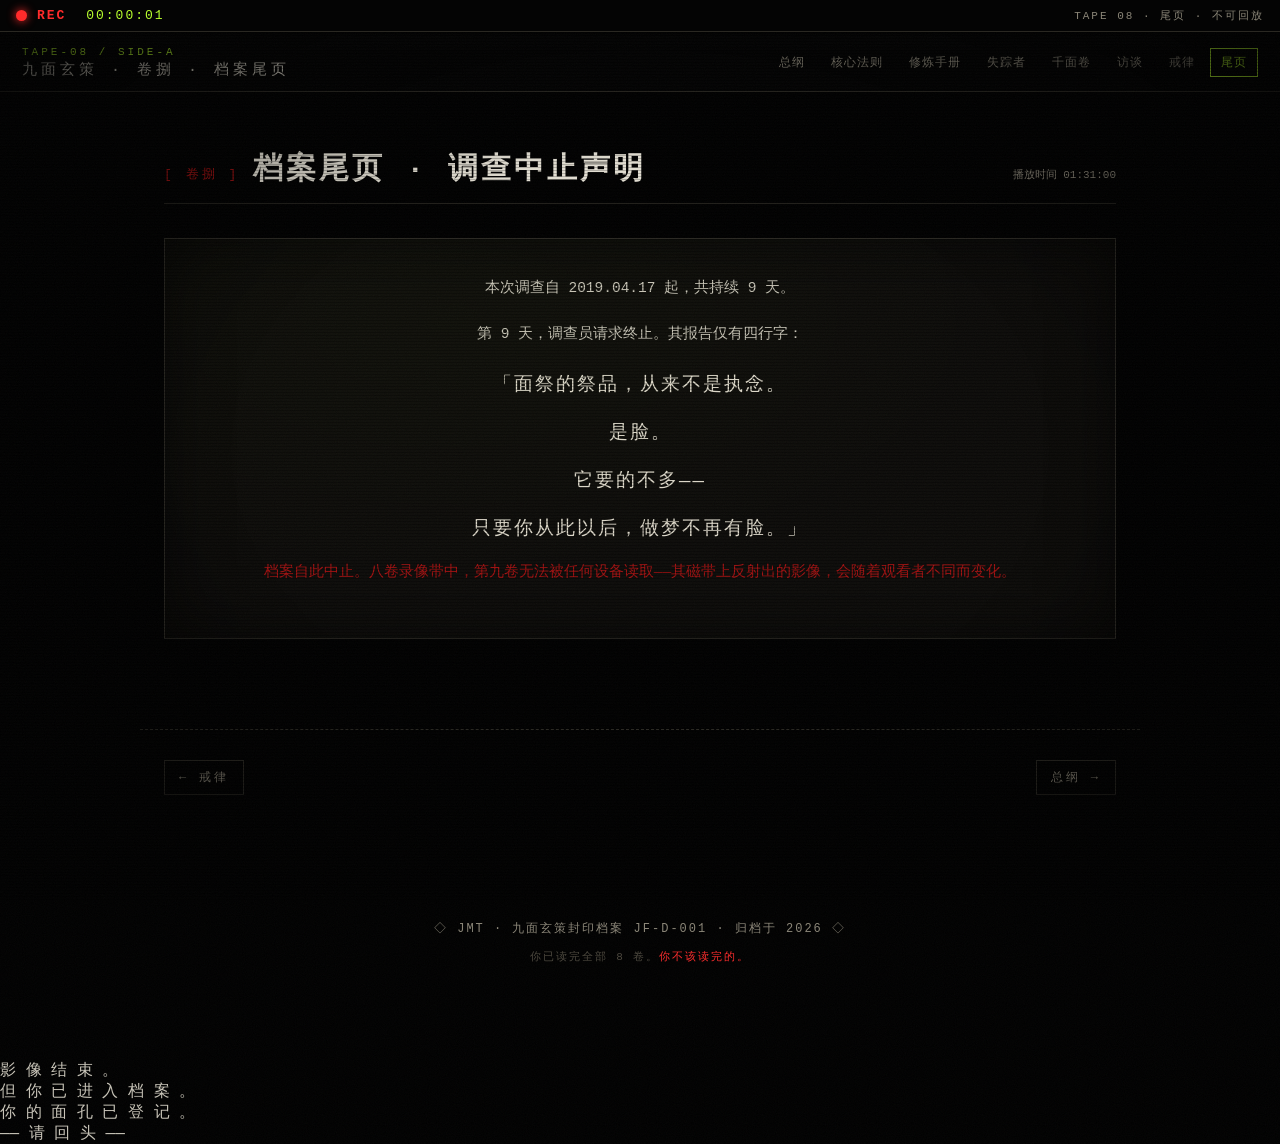
<file: vol7.html>
<!DOCTYPE html>
<html lang="zh-CN">
<head>
<meta charset="UTF-8">
<meta name="viewport" content="width=device-width, initial-scale=1.0">
<title>九面玄策 · 卷捌 · 档案尾页</title>
<link rel="stylesheet" href="style.css">
<link rel="stylesheet" href="page.css">
</head>
<body class="is-final">

<div class="overlay-film"></div>
<div class="overlay-vignette"></div>
<div class="overlay-noise"></div>
<div class="overlay-scanlines"></div>
<div class="glitch-frame" id="glitchFrame"></div>
<div class="jump-text" id="jumpText"></div>

<img src="eye.jpg" class="eye-follow" id="eyeFollow" alt="">
<img src="eye.jpg" class="eye-peek left" alt="">
<img src="eye.jpg" class="eye-peek right" alt="">
<img src="eye.jpg" class="eye-peek bottom" alt="">
<img src="eye.jpg" class="eye-flash" id="eyeFlash" alt="">

<div class="rec-bar" id="recBar">
  <span class="rec-dot"></span>
  <span class="rec-text">REC&nbsp;</span>
  <span class="rec-timer" id="recTimer">00:00:00</span>
  <span class="rec-meta">TAPE 08 · 尾页 · 不可回放</span>
</div>

<main class="site" id="site">
  <header class="header">
    <div class="header-left">
      <span class="tape-id">TAPE-08 / SIDE-A</span>
      <span class="header-title">九面玄策 · 卷捌 · 档案尾页</span>
    </div>
    <nav class="nav">
      <a href="index.html">总纲</a>
      <a href="vol1.html">核心法则</a>
      <a href="vol2.html">修炼手册</a>
      <a href="vol3.html">失踪者</a>
      <a href="vol4.html">千面卷</a>
      <a href="vol5.html">访谈</a>
      <a href="vol6.html">戒律</a>
      <a href="vol7.html" class="current">尾页</a>
    </nav>
  </header>

  <section class="sec">
    <div class="sec-head">
      <span class="sec-no">[ 卷捌 ]</span>
      <h3 class="sec-title">档案尾页 · 调查中止声明</h3>
      <span class="sec-time">播放时间 01:31:00</span>
    </div>
    <div class="parchment" style="text-align:center;">
      <p>本次调查自 2019.04.17 起，共持续 9 天。</p>
      <p>第 9 天，调查员请求终止。其报告仅有四行字：</p>
      <p class="big-cursive">「面祭的祭品，从来不是执念。</p>
      <p class="big-cursive">是脸。</p>
      <p class="big-cursive">它要的不多——</p>
      <p class="big-cursive glitch-trigger">只要你从此以后，做梦不再有脸。」</p>
      <p class="danger">档案自此中止。八卷录像带中，第九卷无法被任何设备读取——其磁带上反射出的影像，会随着观看者不同而变化。</p>
    </div>
  </section>

  <div class="vol-nav">
    <a href="vol6.html">← 戒律</a>
    <a href="index.html">总纲 →</a>
  </div>

  <footer class="footer">
    <p>◇ JMT · 九面玄策封印档案 JF-D-001 · 归档于 2026 ◇</p>
    <p class="footer-small">你已读完全部 8 卷。<span class="hl-red">你不该读完的。</span></p>
  </footer>
</main>

<div class="blackout" id="blackout">
  <div class="blackout-inner">
    <p class="bo-1">影 像 结 束 。</p>
    <p class="bo-2">但 你 已 进 入 档 案 。</p>
    <p class="bo-3" id="boFace">你 的 面 孔 已 登 记 。</p>
    <p class="bo-4">—— 请 回 头 ——</p>
  </div>
</div>

<script src="common.js"></script>
</body>
</html>
</file>
<file: style.css>
/* 九面玄策 · 共享样式 */
* { margin: 0; padding: 0; box-sizing: border-box; }

:root {
  --bg: #050505;
  --paper: #0d0c0a;
  --ink: #c8c4b8;
  --dim: #8a8577;
  --blood: #a31212;
  --blood-bright: #ff2b2b;
  --acid: #b8ff2e;
  --line: #2a2822;
}

html { scroll-behavior: smooth; background: #000; }
body {
  background: #000;
  color: var(--ink);
  font-family: "Courier New", "SimSun", monospace, serif;
  min-height: 100vh;
  overflow-x: hidden;
}
::selection { background: var(--blood); color: #fff; }
::-webkit-scrollbar { width: 9px; }
::-webkit-scrollbar-track { background: #080808; }
::-webkit-scrollbar-thumb { background: #2e2a24; border: 1px solid #0a0a0a; }
::-webkit-scrollbar-thumb:hover { background: var(--blood); }

/* ============ VHS 全局滤镜 ============ */
.overlay-film { position: fixed; inset: 0; z-index: 60; pointer-events: none;
  background: linear-gradient(180deg, rgba(255,255,255,.02), transparent 8%, transparent 92%, rgba(0,0,0,.45));
  mix-blend-mode: overlay; animation: film-flicker 6s infinite; }
@keyframes film-flicker {
  0%,100%{opacity:.9} 8%{opacity:.75} 9%{opacity:.95}
  40%{opacity:.85} 41%{opacity:.7} 70%{opacity:.95} 71%{opacity:.8}
}
.overlay-vignette { position: fixed; inset: 0; z-index: 61; pointer-events: none;
  background: radial-gradient(ellipse at center, transparent 45%, rgba(0,0,0,.78) 100%); }
.overlay-noise { position: fixed; inset: -50%; z-index: 62; pointer-events: none;
  width: 200%; height: 200%;
  background-image: url("data:image/svg+xml,%3Csvg xmlns='http://www.w3.org/2000/svg' width='220' height='220'%3E%3Cfilter id='n'%3E%3CfeTurbulence type='fractalNoise' baseFrequency='.9' numOctaves='2' stitchTiles='stitch'/%3E%3C/filter%3E%3Crect width='220' height='220' filter='url(%23n)' opacity='.55'/%3E%3C/svg%3E");
  opacity: .07; animation: noise-jump .5s steps(5) infinite; }
@keyframes noise-jump {
  0%{transform:translate(0,0)} 20%{transform:translate(-2%,3%)}
  40%{transform:translate(3%,-2%)} 60%{transform:translate(-3%,-3%)} 80%{transform:translate(2%,2%)} 100%{transform:translate(0,0)}
}
.overlay-scanlines { position: fixed; inset: 0; z-index: 63; pointer-events: none;
  background: repeating-linear-gradient(0deg, rgba(0,0,0,.22) 0 1px, transparent 1px 3px); }

/* REC 状态条 */
.rec-bar { position: fixed; top: 0; left: 0; right: 0; z-index: 80;
  display: flex; align-items: center; gap: 10px; padding: 8px 16px;
  font-size: 13px; letter-spacing: 2px; background: rgba(5,5,5,.82);
  border-bottom: 1px solid var(--line); color: #ddd;
  backdrop-filter: blur(2px); transform: translateY(-100%); transition: transform .6s ease; }
.rec-bar.show { transform: translateY(0); }
.rec-dot { width: 11px; height: 11px; border-radius: 50%;
  background: var(--blood-bright); box-shadow: 0 0 10px var(--blood-bright);
  animation: blink 1.2s steps(2) infinite; }
@keyframes blink { 0%,100%{opacity:1} 50%{opacity:.15} }
.rec-text { color: var(--blood-bright); font-weight: bold; }
.rec-timer { color: var(--acid); font-variant-numeric: tabular-nums; }
.rec-meta { margin-left: auto; color: var(--dim); font-size: 11px; }

/* 顶部导航 */
.header { position: sticky; top: 34px; z-index: 40;
  display: flex; flex-wrap: wrap; align-items: center; gap: 10px;
  padding: 12px 22px; background: rgba(5,5,5,.88); border-bottom: 1px solid var(--line); }
.header-left { display: flex; flex-direction: column; gap: 2px; }
.tape-id { color: var(--acid); font-size: 11px; letter-spacing: 3px; }
.header-title { color: var(--ink); font-size: 15px; letter-spacing: 4px; }
.nav { margin-left: auto; display: flex; flex-wrap: wrap; gap: 4px; }
.nav a { color: var(--dim); text-decoration: none; font-size: 12px;
  padding: 5px 10px; letter-spacing: 1px; border: 1px solid transparent;
  transition: all .2s; }
.nav a:hover { color: var(--blood-bright); border-color: var(--blood); }
.nav a.current { color: var(--acid); border-color: var(--acid); }

/* 区块 */
.sec { max-width: 1000px; margin: 0 auto; padding: 90px 24px;
  border-bottom: 1px dashed var(--line);
  opacity: 0; transform: translateY(24px);
  transition: opacity .8s ease, transform .8s ease; }
.sec.inview { opacity: 1; transform: none; }
.sec-head { display: flex; align-items: baseline; gap: 14px; flex-wrap: wrap;
  margin-bottom: 34px; padding-bottom: 14px; border-bottom: 1px solid var(--line); }
.sec-no { color: var(--blood); font-size: 13px; letter-spacing: 3px; }
.sec-title { font-size: clamp(20px, 3.4vw, 30px); letter-spacing: 3px; color: #e2ded2; }
.sec-time { margin-left: auto; color: var(--dim); font-size: 11px; }
.hl { color: var(--acid); }
.hl-red { color: var(--blood-bright); }
.danger { color: var(--blood); }

.parchment { background: var(--paper); border: 1px solid var(--line);
  padding: 34px 40px; position: relative; line-height: 2.1; font-size: 14.5px;
  box-shadow: inset 0 0 60px rgba(0,0,0,.6); }
.parchment::before { content: ""; position: absolute; inset: 0; pointer-events: none;
  background: radial-gradient(ellipse at 30% 20%, rgba(184,255,46,.02), transparent 60%); }
.parchment p { margin-bottom: 16px; }
.parchment .quote { font-size: 17px; letter-spacing: 1px; color: #e8e4d8;
  padding-left: 18px; border-left: 3px solid var(--blood); }
.big-cursive { font-size: 19px; letter-spacing: 2px; text-align: center;
  color: #ddd8ca; margin: 8px 0 !important; }

.tape-note { margin-top: 24px; padding: 14px 18px; border: 1px solid var(--line);
  border-left: 3px solid var(--acid); background: rgba(10,10,8,.7);
  color: var(--dim); font-size: 12.5px; line-height: 1.9; letter-spacing: 1px; }
.tape-note em { color: var(--ink); font-style: normal; }
.danger-note { border-left-color: var(--blood); }
.danger-note em { color: var(--blood-bright); }

.footer { padding: 60px 24px 90px; text-align: center;
  color: var(--dim); font-size: 12px; letter-spacing: 2px; line-height: 2.4; }
.footer-small { color: #4a463c; font-size: 11px; }

/* 页尾导航 */
.vol-nav { padding: 30px 24px 60px; max-width: 1000px; margin: 0 auto;
  display: flex; justify-content: space-between; gap: 12px; }
.vol-nav a { color: var(--dim); text-decoration: none; font-size: 12px;
  letter-spacing: 3px; padding: 8px 14px; border: 1px solid var(--line);
  transition: all .25s; }
.vol-nav a:hover { color: var(--blood-bright); border-color: var(--blood); }

/* 帧闪烁 */
.glitch-frame { position: fixed; inset: 0; z-index: 70; pointer-events: none;
  background: #0a0a0a; opacity: 0; display: none; }
.glitch-frame.on { display: block; animation: frame-flash .28s steps(2) forwards; }
@keyframes frame-flash {
  0%{opacity:0} 15%{opacity:.9} 30%{opacity:.15}
  45%{opacity:.85} 60%{opacity:.2} 75%{opacity:.7} 100%{opacity:0}
}

/* 闪现文字 */
.jump-text { position: fixed; z-index: 75; pointer-events: none;
  color: var(--blood-bright); font-size: 15px; letter-spacing: 2px;
  text-shadow: 0 0 12px rgba(255,43,43,.7); opacity: 0; }
.jump-text.show { animation: jump-fade 2.2s forwards; }
@keyframes jump-fade {
  0%{opacity:0} 10%{opacity:1} 80%{opacity:.8} 100%{opacity:0}
}

/* 文字抖动 */
.glitch-trigger { cursor: default; transition: all .1s; }
.glitch-trigger.glitching { color: #fff; text-shadow: 2px 0 var(--blood), -2px 0 var(--acid);
  animation: glitch-shake .3s steps(2) infinite; }
@keyframes glitch-shake {
  0%{transform:translate(0,0)} 25%{transform:translate(1px,-1px)}
  50%{transform:translate(-1px,1px)} 75%{transform:translate(1px,1px)} 100%{transform:translate(0,0)}
}

/* 片头 */
.intro { position: fixed; inset: 0; z-index: 90; display: flex;
  align-items: center; justify-content: center; background: #000;
  text-align: center; padding: 20px; }
.intro-inner { max-width: 760px; animation: intro-in 1.6s ease; }
@keyframes intro-in { from{opacity:0; transform:scale(1.04)} to{opacity:1} }
.intro-kicker { color: var(--dim); font-size: 13px; letter-spacing: 3px; line-height: 1.9; margin-bottom: 26px; }
.intro-title { font-size: clamp(46px, 11vw, 108px); letter-spacing: .28em; color: #e8e4d8;
  text-shadow: 0 0 18px rgba(255,255,255,.25), 0 0 60px rgba(160,20,20,.35);
  margin-bottom: 6px; animation: title-shiver 7s infinite; }
@keyframes title-shiver {
  0%,93%,100%{transform:translate(0,0)}
  94%{transform:translate(1px,-1px)} 95%{transform:translate(-1px,1px)}
  96%{transform:translate(1px,0)} 97%{transform:translate(0,1px)}
}
.intro-sub { color: var(--dim); font-size: 12px; letter-spacing: 5px; margin-bottom: 30px; }
.intro-desc { color: var(--ink); font-size: 14px; line-height: 2; margin-bottom: 40px; }
.play-btn { font-family: inherit; cursor: pointer; background: transparent;
  color: var(--blood-bright); border: 1px solid var(--blood);
  padding: 14px 34px; font-size: 15px; letter-spacing: 4px;
  transition: all .25s; position: relative; overflow: hidden; }
.play-btn:hover { background: var(--blood); color: #fff;
  box-shadow: 0 0 30px rgba(163,18,18,.55); }
.intro-warn { margin-top: 34px; color: var(--dim); font-size: 11px; letter-spacing: 2px; }
.intro-hint { margin-top: 12px; color: #3a372f; font-size: 11px;
  animation: hint-breathe 4s infinite; }
@keyframes hint-breathe { 0%,100%{opacity:.5} 50%{opacity:.15} }

/* 响应式 */
@media (max-width:800px){
  .nav { margin-left: 0; margin-top: 8px; width: 100%; }
  .header { position: static; }
  .sec { padding: 60px 16px; }
  .parchment { padding: 24px 20px; }
  .vol-nav { flex-direction: column; }
}
</file>
<file: page.css>
/* 九面玄策 · 各卷内页样式（精简） */
.cover { padding: 120px 20px 90px; text-align: center; border-bottom: 1px dashed var(--line); }
.cover-mark { color: var(--blood); letter-spacing: 6px; font-size: 13px; margin-bottom: 30px; }
.cover-title { font-size: clamp(36px, 8vw, 72px); letter-spacing: .24em; color: #e8e4d8;
  text-shadow: 0 0 20px rgba(163,18,18,.4); margin-bottom: 8px; }
.cover-en { color: var(--dim); font-size: 11px; letter-spacing: 6px; margin-bottom: 34px; }
.cover-sub { color: var(--ink); font-size: 13px; line-height: 2.1; letter-spacing: 1px; }
.cover-warn { margin: 44px auto 0; max-width: 520px; color: var(--dim); font-size: 12px;
  line-height: 2; border: 1px dashed var(--blood); padding: 16px 20px; position: relative; }
.cover-warn::before { content: "◢"; position: absolute; top: -9px; left: 8px;
  color: var(--blood); background: var(--bg); padding: 0 6px; }

/* 总纲 / 引言 */
.cover.eye-cover {
  background: radial-gradient(ellipse at center, rgba(163,18,18,.08), transparent 70%), #000;
}

/* 法则 */
.laws { display: grid; grid-template-columns: repeat(auto-fit, minmax(240px, 1fr));
  gap: 16px; margin-bottom: 44px; }
.law { border: 1px solid var(--line); padding: 22px; background: rgba(12,11,9,.6);
  transition: all .25s; }
.law:hover { border-color: var(--blood); box-shadow: 0 0 22px rgba(163,18,18,.2);
  transform: translateY(-2px); }
.law-no { color: var(--blood); font-size: 11px; letter-spacing: 2px; }
.law h4 { color: #e2ded2; font-size: 16px; letter-spacing: 2px; margin: 8px 0 10px; }
.law p { color: var(--dim); font-size: 12.5px; line-height: 1.9; }

.faces-grid { display: grid; grid-template-columns: repeat(4, 1fr); gap: 14px; }
.face-card { border: 1px solid var(--line); text-align: center; padding: 26px 14px;
  background: linear-gradient(180deg, rgba(20,18,14,.8), rgba(8,8,8,.9));
  transition: all .3s; position: relative; overflow: hidden; }
.face-card::after { content: attr(data-face); position: absolute; right: -8px; bottom: -14px;
  font-size: 64px; color: rgba(255,255,255,.04); font-family: serif; }
.face-card:hover { border-color: var(--blood); transform: scale(1.03); }
.face-glyph { width: 64px; height: 64px; line-height: 64px; margin: 0 auto 14px;
  font-size: 34px; color: var(--ink); border: 1px solid var(--line); border-radius: 50%;
  transition: all .3s; background: radial-gradient(circle at 50% 30%, rgba(255,255,255,.06), transparent 70%); }
.face-card:hover .face-glyph { color: #fff; border-color: var(--blood);
  box-shadow: 0 0 26px rgba(163,18,18,.6); animation: glyph-spin 3s linear infinite; }
@keyframes glyph-spin { to{transform:rotate(360deg)} }
.face-card h4 { color: #e2ded2; font-size: 17px; letter-spacing: 3px; margin-bottom: 8px; }
.face-card p { color: var(--dim); font-size: 12px; line-height: 1.8; }

/* 修炼手册 */
.manual { display: grid; grid-template-columns: 1fr 1fr; gap: 18px; }
.manual-block { border: 1px solid var(--line); padding: 26px; background: rgba(12,11,9,.6); }
.manual-block h4 { color: #e2ded2; font-size: 15px; letter-spacing: 2px;
  margin-bottom: 14px; padding-bottom: 10px; border-bottom: 1px dashed var(--line); }
.manual-block p { color: var(--dim); font-size: 13px; line-height: 2; margin-bottom: 12px; }

/* 失踪者档案（含眼睛照片） */
.missing-grid { display: grid; grid-template-columns: repeat(auto-fit, minmax(240px, 1fr)); gap: 16px; }
.missing-card { border: 1px solid var(--line); background: rgba(10,9,8,.7); overflow: hidden;
  transition: all .3s; }
.missing-card:hover { border-color: var(--blood); box-shadow: 0 0 24px rgba(163,18,18,.25); }
.m-photo { height: 160px; background: #0a0a0a; position: relative;
  display: flex; align-items: center; justify-content: center; overflow: hidden;
  background-image: repeating-linear-gradient(0deg, rgba(255,255,255,.03) 0 2px, transparent 2px 5px); }
.m-photo::before { content: ""; position: absolute; inset: 0;
  background: radial-gradient(circle at 50% 40%, rgba(255,255,255,.06), transparent 60%); }
.m-photo .eye-img { max-width: 92%; max-height: 92%; width: auto; height: auto;
  filter: contrast(1.4) brightness(.6) saturate(.2);
  mix-blend-mode: screen; animation: eye-blink 5s infinite; }
.missing-card:hover .eye-img { filter: contrast(1.6) brightness(.8) saturate(.3); }
@keyframes eye-blink {
  0%,92%,100%{transform:scaleY(1)}
  94%{transform:scaleY(.05)}
  96%{transform:scaleY(1)}
  98%{transform:scaleY(.05)}
}
.missing-card h4 { padding: 14px 16px 4px; color: #e2ded2; font-size: 15px; letter-spacing: 2px; }
.m-tag { color: var(--acid); font-size: 11px; letter-spacing: 1px; }
.missing-card p { padding: 6px 16px 10px; color: var(--dim); font-size: 12px; line-height: 1.9; }
.missing-card p.m-detail { color: #9a9486; border-top: 1px dashed var(--line); padding-top: 10px; }
.missing-card p.m-detail em { color: var(--blood-bright); font-style: normal; }

/* 千面卷 · 七面 */
.seven-faces { display: grid; grid-template-columns: repeat(auto-fit, minmax(140px, 1fr));
  gap: 12px; margin-top: 30px; }
.s-face { border: 1px solid var(--line); text-align: center; padding: 20px 12px;
  background: rgba(12,11,9,.6); transition: all .3s; }
.s-face:hover { border-color: var(--acid); transform: translateY(-4px);
  box-shadow: 0 0 20px rgba(184,255,46,.12); }
.s-glyph { font-size: 30px; color: var(--ink); display: block; margin-bottom: 8px;
  font-family: "SimSun", serif; }
.s-face h4 { color: #e2ded2; font-size: 15px; letter-spacing: 3px; margin-bottom: 8px; }
.s-face p { color: var(--dim); font-size: 11px; line-height: 1.8; min-height: 40px; }
.s-risk { display: block; margin-top: 10px; font-size: 10px;
  color: var(--blood); letter-spacing: 1px; }

/* 访谈 */
.interview { border: 1px solid var(--line); background: var(--paper);
  padding: 30px 34px; line-height: 2; font-size: 13.5px; }
.i-meta { color: var(--dim); font-size: 12px; letter-spacing: 1px;
  margin-bottom: 22px; padding-bottom: 12px; border-bottom: 1px dashed var(--line); }
.i-line { margin-bottom: 16px; }
.q { color: var(--acid); }
.a { color: var(--ink); }
.i-line.corrupt { color: var(--blood); font-size: 12px; border: 1px dashed var(--blood);
  padding: 10px 12px; margin: 20px 0; }

/* 戒律 */
.commandments { display: grid; grid-template-columns: 1fr 1fr; gap: 14px; margin-bottom: 14px; }
.commandments.sub { margin-top: 30px; }
.commandments.sub h4 { grid-column: 1/-1; color: var(--blood); font-size: 14px; letter-spacing: 3px; }
.cmd { display: flex; gap: 14px; align-items: flex-start; border: 1px solid var(--line);
  padding: 16px 18px; background: rgba(10,9,8,.6); transition: all .25s; }
.cmd:hover { border-color: var(--blood); }
.cmd-no { flex-shrink: 0; width: 30px; height: 30px; line-height: 30px; text-align: center;
  border: 1px solid var(--blood); color: var(--blood-bright); font-size: 13px; }
.cmd p { color: var(--dim); font-size: 13px; line-height: 1.9; }
.cmd b { color: #e2ded2; }

/* 眼睛照片 · 中央闪现 */
.eye-flash { position: fixed; z-index: 78; pointer-events: none; opacity: 0;
  width: 200px; height: 200px;
  filter: contrast(1.6) brightness(.85) drop-shadow(0 0 18px rgba(255,43,43,.45)); }
.eye-flash.show { opacity: .95; animation: eye-flash-in .6s ease forwards; }
@keyframes eye-flash-in {
  0%{opacity:0; transform:scale(.6) rotate(-3deg)}
  20%{opacity:.95; transform:scale(1.05) rotate(0deg)}
  70%{opacity:.9}
  100%{opacity:0; transform:scale(1.1) rotate(2deg)}
}

/* 眼睛照片 · 跟随鼠标 */
.eye-follow { position: fixed; z-index: 65; pointer-events: none;
  width: 70px; height: 70px; opacity: 0;
  filter: contrast(1.5) brightness(.7); transition: opacity .6s; }
.eye-follow.active { opacity: .5; }

/* 眼睛照片 · 滚动进入视口 */
.eye-peek { position: fixed; z-index: 64; pointer-events: none; opacity: 0;
  width: 110px; height: 110px; transition: opacity .8s, transform .8s;
  filter: contrast(1.5) brightness(.8); }
.eye-peek.left { left: -20px; }
.eye-peek.right { right: -20px; }
.eye-peek.top { top: 80px; }
.eye-peek.bottom { bottom: 30px; }
.eye-peek.show { opacity: .55; }

@media (max-width:800px){
  .faces-grid { grid-template-columns: repeat(2, 1fr); }
  .manual { grid-template-columns: 1fr; }
  .commandments { grid-template-columns: 1fr; }
}
</file>
